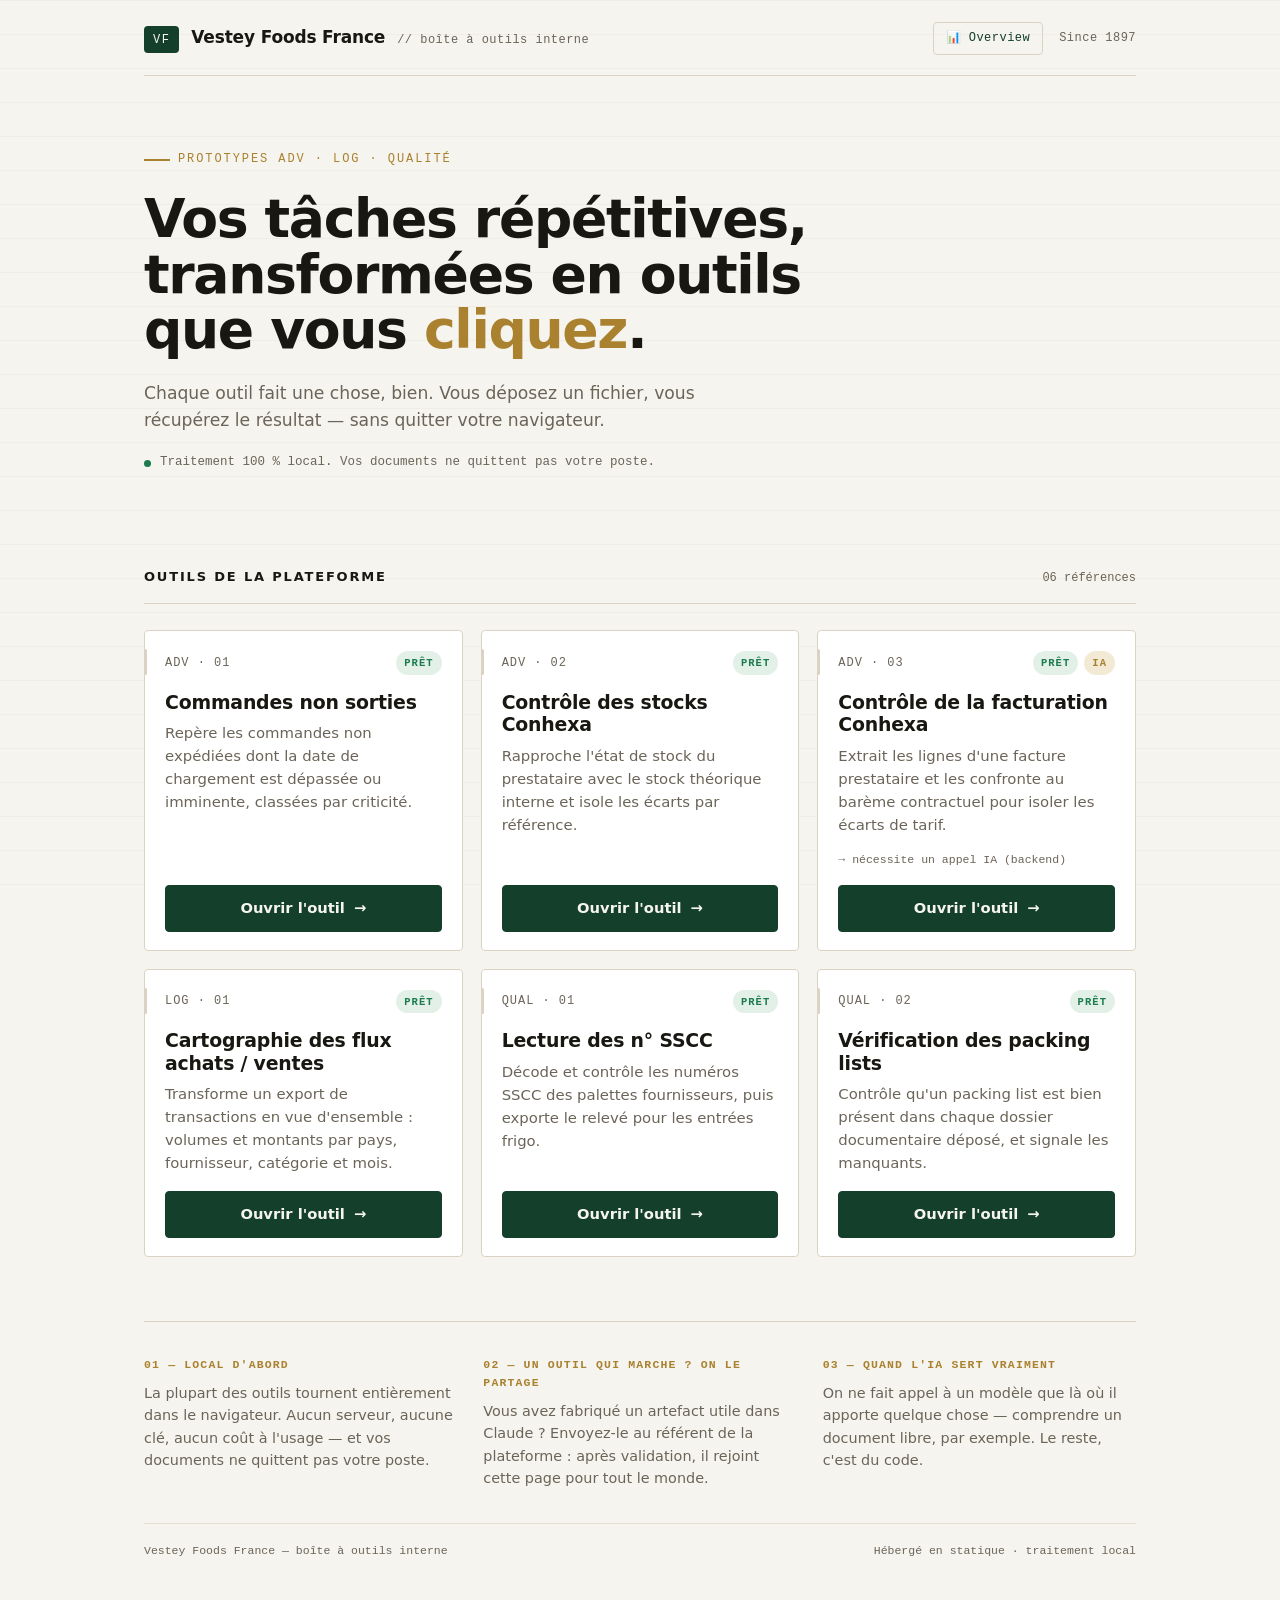
<file: index.html>
<!DOCTYPE html>
<html lang="fr">
<head>
  <meta charset="UTF-8" />
  <meta name="viewport" content="width=device-width, initial-scale=1.0" />
  <title>Vestey Foods France — Boîte à outils interne</title>
  <meta name="description" content="Outils internes d'automatisation documentaire — découpe de PDF, mise en forme Excel, visualisation. Traitement local, aucune donnée envoyée ailleurs." />
  <link rel="stylesheet" href="styles.css" />
  <script src="catalogue.js"></script>
</head>
<body>
  <div class="wrap">

    <header class="topbar">
      <div class="brand">
        <span class="brand-mark" id="b-mark">VF</span>
        <span class="brand-name" id="b-name">Vestey Foods France</span>
        <span class="brand-tag" id="b-tag"></span>
      </div>
      <div style="display:flex;align-items:center;gap:16px">
        <a href="overview.html" style="font-family:var(--mono);font-size:12px;letter-spacing:.04em;color:var(--steel);text-decoration:none;border:1px solid var(--line-2);padding:6px 12px;border-radius:4px">📊 Overview</a>
        <span class="brand-tag" id="b-place"></span>
      </div>
    </header>

    <section class="hero">
      <span class="eyebrow" id="h-eyebrow"></span>
      <h1 id="h-title"></h1>
      <p id="h-lead"></p>
      <p class="assurance"><span class="dot"></span> <span id="h-assurance"></span></p>
    </section>

    <div class="rail">
      <h2>Outils de la plateforme</h2>
      <span class="count" id="r-count"></span>
    </div>

    <section class="catalogue" id="catalogue"></section>

    <section class="band">
      <div class="band-grid">
        <div class="band-item">
          <h4>01 — Local d'abord</h4>
          <p>La plupart des outils tournent entièrement dans le navigateur. Aucun serveur, aucune clé, aucun coût à l'usage — et vos documents ne quittent pas votre poste.</p>
        </div>
        <div class="band-item">
          <h4>02 — Un outil qui marche ? On le partage</h4>
          <p>Vous avez fabriqué un artefact utile dans Claude ? Envoyez-le au référent de la plateforme : après validation, il rejoint cette page pour tout le monde.</p>
        </div>
        <div class="band-item">
          <h4>03 — Quand l'IA sert vraiment</h4>
          <p>On ne fait appel à un modèle que là où il apporte quelque chose — comprendre un document libre, par exemple. Le reste, c'est du code.</p>
        </div>
      </div>
      <div class="colophon">
        <span id="c-left">Vestey Foods France — boîte à outils interne</span>
        <span>Hébergé en statique · traitement local</span>
      </div>
    </section>

  </div>

  <script>
  (function () {
    "use strict";
    var data = window.ATELIER || { brand: {}, tools: [] };
    var b = data.brand || {};
    var entries = data.tools || [];

    function set(id, html) { var el = document.getElementById(id); if (el) el.innerHTML = html; }
    function esc(s) {
      return String(s == null ? "" : s).replace(/&/g, "&amp;").replace(/</g, "&lt;").replace(/>/g, "&gt;");
    }
    function stripAccents(s) {
      return s && s.normalize ? s.normalize("NFD").replace(/[\u0300-\u036f]/g, "") : (s || "");
    }
    function pad(n) { return n < 10 ? "0" + n : "" + n; }
    function pretty(fn) {
      return String(fn).replace(/\.html?$/i, "").replace(/[-_]+/g, " ")
        .replace(/\b\w/g, function (c) { return c.toUpperCase(); });
    }

    // --- Marque + hero ---
    set("b-mark", b.mark || ""); set("b-name", b.name || "");
    set("b-tag", b.tagline || ""); set("b-place", b.place || "");
    set("h-eyebrow", b.heroEyebrow || ""); set("h-title", b.heroTitle || "");
    set("h-lead", b.heroLead || ""); set("h-assurance", b.heroAssurance || "");
    document.title = (b.name ? b.name + " — " : "") + "Boîte à outils interne";
    set("c-left", (b.name || "") + " — boîte à outils interne");

    var host = document.getElementById("catalogue");
    if (host) host.innerHTML = '<p class="loading">Chargement des outils…</p>';

    // --- Lecture de l'en-tête <!-- OUTIL ... --> ---
    function parseHeader(text) {
      var m = text.match(/<!--\s*OUTIL\b([\s\S]*?)-->/i);
      if (!m) return null;
      var out = {};
      m[1].split(/\r?\n/).forEach(function (line) {
        var mm = line.match(/^\s*([A-Za-zÀ-ÿ]+)\s*:\s*(.+?)\s*$/);
        if (mm) out[stripAccents(mm[1]).toLowerCase()] = mm[2];
      });
      return out;
    }

    function resolve(entry) {
      if (entry && typeof entry === "object") {
        return Promise.resolve({
          category: (entry.category || "AUTRE"),
          title: entry.title || "", description: entry.description || "",
          ia: !!entry.ia, ready: false, href: null, warn: false
        });
      }
      var name = String(entry);
      var href = name;
      return fetch(href).then(function (r) { if (!r.ok) throw new Error("http " + r.status); return r.text(); })
        .then(function (txt) {
          var h = parseHeader(txt);
          if (!h) return { category: "AUTRE", title: pretty(name),
            description: "En-tête OUTIL manquant dans le fichier — à compléter.",
            ia: false, ready: true, href: href, warn: true };
          return {
            category: h.categorie ? stripAccents(h.categorie).toUpperCase().trim() : "AUTRE",
            title: h.titre || pretty(name),
            description: h.description || "",
            ia: /^\s*o/i.test(h.ia || ""),
            ready: true, href: href, warn: false
          };
        })
        .catch(function () {
          return { category: "AUTRE", title: pretty(name),
            description: "Fichier introuvable — vérifiez le nom dans catalogue.js.",
            ia: false, ready: false, href: null, warn: true };
        });
    }

    Promise.all(entries.map(resolve)).then(function (items) {
      // numérotation par catégorie, dans l'ordre de la liste
      var counters = {};
      items.forEach(function (it) {
        counters[it.category] = (counters[it.category] || 0) + 1;
        it.ref = it.category + " · " + pad(counters[it.category]);
      });

      var n = items.length;
      set("r-count", (n < 10 ? "0" + n : "" + n) + (n > 1 ? " références" : " référence"));

      var html = items.map(function (it) {
        var pills = it.ready ? '<span class="pill ready">Prêt</span>' : '<span class="pill soon">Bientôt</span>';
        if (it.ia) pills += '<span class="pill ia">IA</span>';
        var meta = it.ia ? '<p class="meta">→ nécessite un appel IA (backend)</p>' : "";
        var warn = it.warn ? '<p class="meta warn-meta">⚠ à vérifier</p>' : "";
        var cta = (it.ready && it.href)
          ? '<a class="cta" href="' + esc(it.href) + '">Ouvrir l\'outil <span class="arrow">→</span></a>'
          : '<span class="cta disabled">En préparation</span>';
        return '<article class="tool' + (it.ready ? " ready" : "") + '">' +
                 '<div class="tool-head"><span class="ref">' + esc(it.ref) + '</span>' +
                   '<span class="pill-group">' + pills + '</span></div>' +
                 '<h3>' + esc(it.title) + '</h3>' +
                 '<p class="desc">' + esc(it.description) + '</p>' +
                 meta + warn + cta +
               '</article>';
      }).join("");
      if (host) host.innerHTML = html;
    });
  })();
  </script>
</body>
</html>
</file>
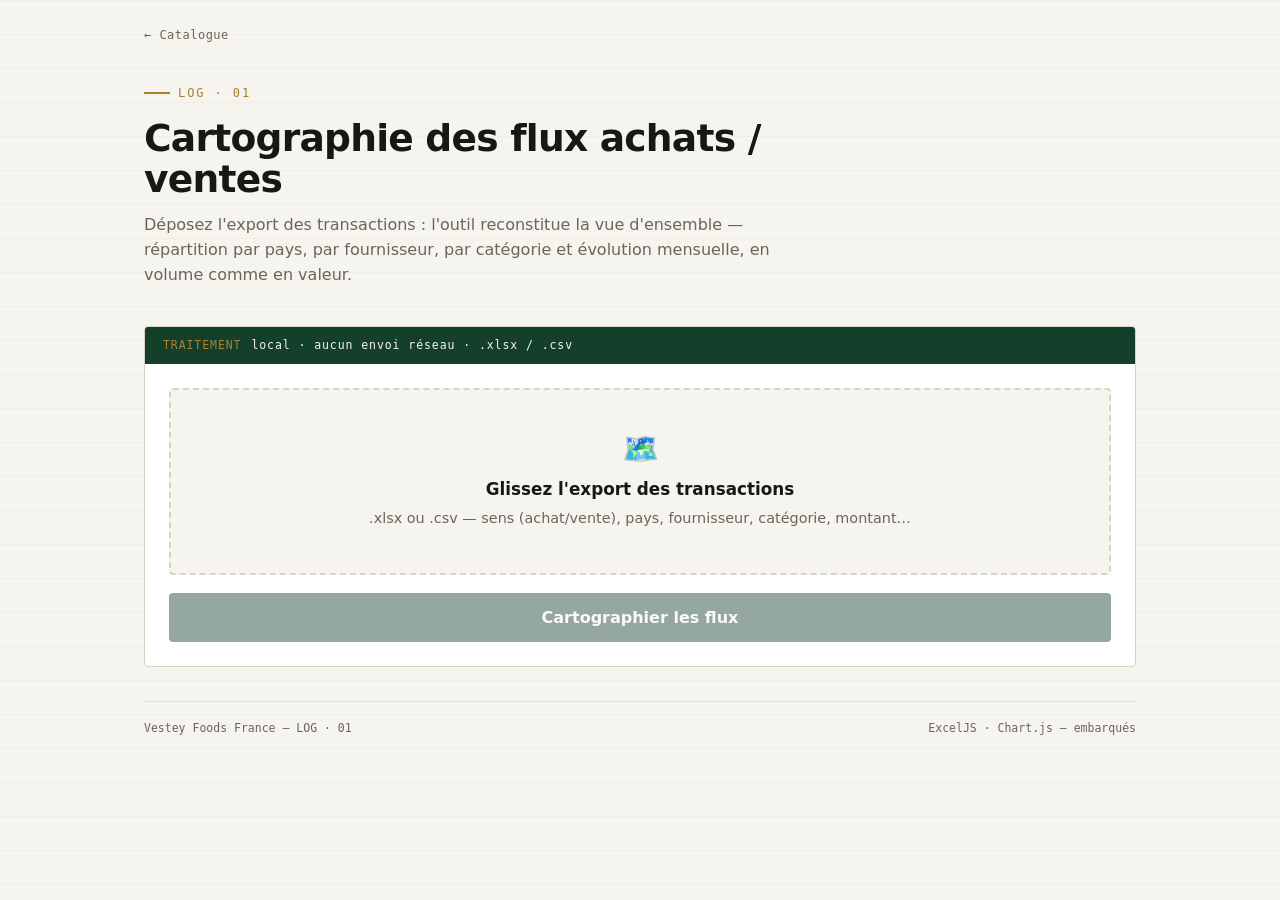
<file: cartographie-flux.html>
<!DOCTYPE html>
<!-- OUTIL
     titre: Cartographie des flux achats / ventes
     description: Transforme un export de transactions en vue d'ensemble : volumes et montants par pays, fournisseur, catégorie et mois.
     categorie: LOG
     ia: non
-->
<html lang="fr">
<head>
<meta charset="UTF-8" />
<meta name="viewport" content="width=device-width, initial-scale=1.0" />
<title>Cartographie des flux — Vestey Foods</title>
<link rel="stylesheet" href="styles.css" />
<script src="exceljs.min.js"></script>
<script src="chart.min.js"></script>
<script src="feedback.js"></script>
<style>
  .kpis{display:grid;grid-template-columns:repeat(4,1fr);gap:12px;margin-top:22px}
  .kpi{border:1px solid var(--line-2);border-radius:var(--radius);padding:14px 16px;background:#fff;border-left:4px solid var(--steel)}
  .kpi .l{font-family:var(--mono);font-size:10.5px;letter-spacing:.06em;text-transform:uppercase;color:var(--slate)}
  .kpi .v{font-size:1.55rem;font-weight:800;margin-top:4px;line-height:1}
  @media(max-width:700px){.kpis{grid-template-columns:1fr 1fr}}
  .charts{display:grid;grid-template-columns:1fr 1fr;gap:16px;margin-top:20px}
  .chartcard{background:#fff;border:1px solid var(--line-2);border-radius:var(--radius);padding:16px}
  .chartcard h4{font-size:.95rem;margin-bottom:10px}
  .chartcard .cwrap{position:relative;height:250px}
  @media(max-width:640px){.charts{grid-template-columns:1fr}}
  .toggle{display:flex;gap:8px;margin-top:20px;flex-wrap:wrap;align-items:center}
  .tbtn{font-family:var(--mono);font-size:11.5px;padding:7px 12px;border:1px solid var(--line-2);background:#fff;border-radius:999px;cursor:pointer;color:var(--slate)}
  .tbtn.on{background:var(--steel);color:var(--paper);border-color:var(--steel)}
  .tlabel{font-family:var(--mono);font-size:11.5px;color:var(--slate);margin-right:4px}
</style>
</head>
<body>
<div class="wrap tool-page">
  <a class="back" href="index.html">← Catalogue</a>

  <section class="tool-hero">
    <span class="eyebrow">LOG · 01</span>
    <h1>Cartographie des flux achats / ventes</h1>
    <p>Déposez l'export des transactions : l'outil reconstitue la vue d'ensemble — répartition par pays, par fournisseur, par catégorie et évolution mensuelle, en volume comme en valeur.</p>
  </section>

  <div class="panel">
    <div class="panel-strip"><span class="k">TRAITEMENT</span> local · aucun envoi réseau · .xlsx / .csv</div>
    <div class="panel-body">

      <div class="drop" id="drop" tabindex="0" role="button" aria-label="Déposer l'export des transactions">
        <div class="drop-icon">🗺️</div>
        <div class="drop-title">Glissez l'export des transactions</div>
        <div class="drop-hint">.xlsx ou .csv — sens (achat/vente), pays, fournisseur, catégorie, montant…</div>
        <input type="file" id="file" accept=".xlsx,.csv" hidden />
      </div>

      <button class="run" id="run" disabled>Cartographier les flux</button>

      <div class="progress" id="progress" hidden>
        <div class="track"><div class="fill" id="fill"></div></div>
        <div class="pstatus" id="pstatus"></div>
      </div>

      <div id="messages"></div>
      <div id="results"></div>

    </div>
  </div>

  <div class="colophon"><span>Vestey Foods France — LOG · 01</span><span>ExcelJS · Chart.js — embarqués</span></div>
</div>

<script>
(function(){
  "use strict";
  var $=function(id){return document.getElementById(id);};
  var dropEl=$("drop"), fileEl=$("file"), runEl=$("run"), progEl=$("progress"),
      fillEl=$("fill"), statusEl=$("pstatus"), msgEl=$("messages"), resEl=$("results");
  var selectedFile=null, busy=false, data=[], charts=[], mode="ventes";
  var PALETTE=["#143F2B","#A9812F","#3D7A5A","#C9A24B","#6BA98A","#8A6412","#B5C9BD","#E3C879"];
  var MOIS=["Jan","Fév","Mar","Avr","Mai","Juin","Juil","Août","Sep","Oct","Nov","Déc"];

  function fmtSize(b){ if(b<1024)return b+" o"; if(b<1048576)return (b/1024).toFixed(0)+" Ko"; return (b/1048576).toFixed(1)+" Mo"; }
  function esc(s){ return String(s==null?"":s).replace(/[&<>"]/g,function(c){return {"&":"&amp;","<":"&lt;",">":"&gt;",'"':"&quot;"}[c];}); }
  function fmtE(v){ return Math.round(v).toLocaleString("fr-FR")+" €"; }
  function clearMessages(){ msgEl.innerHTML=""; }
  function showMessage(k,h){ var d=document.createElement("div"); d.className="notice "+k; d.innerHTML=h; msgEl.appendChild(d); }
  function setProgress(p,t){ progEl.hidden=false; fillEl.style.width=Math.max(0,Math.min(100,p))+"%"; statusEl.textContent=t; }
  function clearCharts(){ charts.forEach(function(c){try{c.destroy();}catch(e){}}); charts=[]; }

  function setFile(f){
    if(!f) return;
    if(!/\.(xlsx|csv)$/i.test(f.name)){ clearMessages(); showMessage("err","Format non pris en charge (.xlsx ou .csv)."); return; }
    selectedFile=f; resEl.innerHTML=""; progEl.hidden=true; clearMessages(); clearCharts();
    dropEl.classList.add("has");
    dropEl.innerHTML='<div class="drop-icon">✅</div><div class="filemeta"><span class="name">'+esc(f.name)+'</span> <span class="size">· '+fmtSize(f.size)+'</span></div><button class="link-btn" id="clr" type="button">Choisir un autre fichier</button>';
    $("clr").addEventListener("click",function(e){ e.stopPropagation(); reset(); });
    runEl.disabled=false;
  }
  function reset(){
    selectedFile=null; fileEl.value=""; runEl.disabled=true; progEl.hidden=true; resEl.innerHTML=""; clearMessages(); clearCharts();
    dropEl.classList.remove("has");
    dropEl.innerHTML='<div class="drop-icon">🗺️</div><div class="drop-title">Glissez l\'export des transactions</div><div class="drop-hint">.xlsx ou .csv — sens (achat/vente), pays, fournisseur, catégorie, montant…</div>';
  }
  dropEl.addEventListener("click",function(){ if(!busy) fileEl.click(); });
  dropEl.addEventListener("keydown",function(e){ if((e.key==="Enter"||e.key===" ")&&!busy){ e.preventDefault(); fileEl.click(); } });
  fileEl.addEventListener("change",function(e){ setFile(e.target.files[0]); });
  ["dragenter","dragover"].forEach(function(ev){ dropEl.addEventListener(ev,function(e){ e.preventDefault(); if(!busy) dropEl.classList.add("over"); }); });
  ["dragleave","drop"].forEach(function(ev){ dropEl.addEventListener(ev,function(e){ e.preventDefault(); dropEl.classList.remove("over"); }); });
  dropEl.addEventListener("drop",function(e){ if(busy) return; var f=e.dataTransfer.files&&e.dataTransfer.files[0]; if(f) setFile(f); });

  function detectDelim(l){ var c=(l.match(/,/g)||[]).length,s=(l.match(/;/g)||[]).length; return s>c?";":","; }
  function parseCSV(text){
    text=text.replace(/^\uFEFF/,""); var nl=text.indexOf("\n"); var d=detectDelim(text.slice(0,nl>=0?nl:text.length));
    var rs=[],row=[],f="",q=false;
    for(var i=0;i<text.length;i++){ var ch=text[i];
      if(q){ if(ch==='"'){ if(text[i+1]==='"'){f+='"';i++;} else q=false; } else f+=ch; }
      else { if(ch==='"')q=true; else if(ch===d){row.push(f);f="";} else if(ch==="\n"){row.push(f);rs.push(row);row=[];f="";} else if(ch!=="\r")f+=ch; }
    }
    if(f!==""||row.length){row.push(f);rs.push(row);}
    return rs;
  }
  async function loadSheet(file){
    var wb=new ExcelJS.Workbook();
    if(/\.csv$/i.test(file.name)){
      var rs=parseCSV(await file.text()).filter(function(r){return r.length;});
      var ws=wb.addWorksheet("F1"); rs.forEach(function(r){ ws.addRow(r); }); return ws;
    }
    await wb.xlsx.load(await file.arrayBuffer());
    var s=wb.worksheets[0]; if(!s) throw new Error("aucune feuille"); return s;
  }
  function norm(s){ return String(s==null?"":s).normalize("NFD").replace(/[\u0300-\u036f]/g,"").toLowerCase().trim(); }
  function findCol(h,keys){ for(var i=0;i<h.length;i++){ var x=norm(h[i]); for(var k=0;k<keys.length;k++){ if(x.indexOf(keys[k])>=0) return i+1; } } return 0; }
  function num(v){ if(v==null||v==="")return null; if(typeof v==="number")return v; var n=parseFloat(String(v).replace(/\s/g,"").replace(",",".")); return isNaN(n)?null:n; }
  function toDate(v){
    if(v instanceof Date) return v;
    if(typeof v==="number") return new Date(Date.UTC(1899,11,30+v));
    var s=String(v==null?"":v).trim(); if(!s) return null;
    var m=s.match(/^(\d{1,2})[\/\-.](\d{1,2})[\/\-.](\d{2,4})$/);
    if(m){ var y=parseInt(m[3],10); if(y<100)y+=2000; return new Date(y,parseInt(m[2],10)-1,parseInt(m[1],10)); }
    var d=new Date(s); return isNaN(d.getTime())?null:d;
  }

  runEl.addEventListener("click", async function(){
    if(!selectedFile||busy) return;
    busy=true; runEl.disabled=true; runEl.textContent="Analyse…"; clearMessages(); resEl.innerHTML=""; clearCharts();
    try{
      setProgress(25,"Lecture du fichier…");
      var ws=await loadSheet(selectedFile);
      var h=[]; ws.getRow(1).eachCell({includeEmpty:true},function(c){ h.push(c.value); });
      var cSens=findCol(h,["sens","type","flux","nature"]);
      var cPays=findCol(h,["pays","origine","destination","country"]);
      var cPart=findCol(h,["fournisseur","client","partenaire","tiers"]);
      var cCat =findCol(h,["categorie","famille","gamme","produit"]);
      var cMont=findCol(h,["montant","valeur","total","ca "]);
      var cQte =findCol(h,["quantite","qte","cartons","volume","poids","tonnage"]);
      var cDate=findCol(h,["date","periode","mois"]);
      if(!cMont) throw new Error("colonne « montant » introuvable");

      setProgress(60,"Agrégation des flux…");
      data=[];
      for(var r=2;r<=ws.actualRowCount;r++){
        var row=ws.getRow(r);
        var mont=num(row.getCell(cMont).value); if(mont==null) continue;
        var sens=cSens?norm(row.getCell(cSens).value):"";
        data.push({
          sens: sens.indexOf("achat")>=0?"achats":(sens.indexOf("vente")>=0?"ventes":"ventes"),
          pays: cPays?String(row.getCell(cPays).value||"—"):"—",
          part: cPart?String(row.getCell(cPart).value||"—"):"—",
          cat:  cCat ?String(row.getCell(cCat).value ||"—"):"—",
          mont: mont,
          qte:  cQte?(num(row.getCell(cQte).value)||0):0,
          date: cDate?toDate(row.getCell(cDate).value):null
        });
      }
      if(!data.length) throw new Error("aucune ligne exploitable");

      setProgress(100,"Terminé — "+data.length+" transactions analysées.");
      render();
      try{fetch("/.netlify/functions/track",{method:"POST",headers:{"Content-Type":"application/json"},body:JSON.stringify({tool:"cartographie-flux"})}).catch(function(){});}catch(e){}
    }catch(err){
      progEl.hidden=true;
      showMessage("err","Impossible d'analyser : "+esc(err.message||String(err))+".");
    }finally{
      busy=false; runEl.textContent="Cartographier les flux"; runEl.disabled=!selectedFile;
    }
  });

  function groupBy(rows,key){
    var m={}; rows.forEach(function(r){ m[r[key]]=(m[r[key]]||0)+r.mont; });
    return Object.keys(m).map(function(k){return {k:k,v:m[k]};}).sort(function(a,b){return b.v-a.v;});
  }

  function render(){
    clearCharts();
    var rows=data.filter(function(r){ return r.sens===mode; });
    var total=rows.reduce(function(s,r){return s+r.mont;},0);
    var qte=rows.reduce(function(s,r){return s+r.qte;},0);
    var byPays=groupBy(rows,"pays"), byPart=groupBy(rows,"part"), byCat=groupBy(rows,"cat");

    var html='<div class="toggle"><span class="tlabel">Afficher :</span>'+
      '<button class="tbtn'+(mode==="ventes"?" on":"")+'" id="m-ventes">Ventes</button>'+
      '<button class="tbtn'+(mode==="achats"?" on":"")+'" id="m-achats">Achats</button></div>';

    html+='<div class="kpis">'+
      '<div class="kpi"><div class="l">Montant total</div><div class="v">'+fmtE(total)+'</div></div>'+
      '<div class="kpi"><div class="l">Transactions</div><div class="v">'+rows.length+'</div></div>'+
      '<div class="kpi"><div class="l">Volume</div><div class="v">'+Math.round(qte).toLocaleString("fr-FR")+'</div></div>'+
      '<div class="kpi"><div class="l">Pays / partenaires</div><div class="v">'+byPays.length+' / '+byPart.length+'</div></div>'+
    '</div>';

    html+='<div class="charts">'+
      card("pays","Répartition par pays")+
      card("part",mode==="achats"?"Top fournisseurs":"Top clients")+
      card("cat","Par catégorie de produits")+
      card("mois","Évolution mensuelle")+
    '</div>';
    resEl.innerHTML=html;

    $("m-ventes").addEventListener("click",function(){ mode="ventes"; render(); });
    $("m-achats").addEventListener("click",function(){ mode="achats"; render(); });

    mkChart("pays","pie",byPays.slice(0,8));
    mkChart("part","bar",byPart.slice(0,8));
    mkChart("cat","bar",byCat.slice(0,8));

    // évolution mensuelle
    var byMonth={};
    rows.forEach(function(r){ if(r.date){ var k=r.date.getMonth(); byMonth[k]=(byMonth[k]||0)+r.mont; } });
    var ks=Object.keys(byMonth).map(Number).sort(function(a,b){return a-b;});
    mkChart("mois","line", ks.map(function(k){ return {k:MOIS[k], v:byMonth[k]}; }));
  }
  function card(id,title){
    return '<div class="chartcard"><h4>'+title+'</h4><div class="cwrap"><canvas id="c-'+id+'"></canvas></div></div>';
  }
  function mkChart(id,type,items){
    var el=$("c-"+id); if(!el||!items.length) return;
    var labels=items.map(function(i){return i.k;}), values=items.map(function(i){return Math.round(i.v);});
    var ds={ data:values, label:"€" };
    if(type==="pie"){ ds.backgroundColor=labels.map(function(_,i){return PALETTE[i%PALETTE.length];}); }
    else if(type==="line"){ ds.borderColor=PALETTE[0]; ds.backgroundColor="rgba(20,63,43,.12)"; ds.tension=.3; ds.fill=true; }
    else { ds.backgroundColor=PALETTE[0]; }
    charts.push(new Chart(el.getContext("2d"),{
      type:type, data:{labels:labels,datasets:[ds]},
      options:{responsive:true,maintainAspectRatio:false,
        plugins:{legend:{display:type==="pie",position:"right",labels:{boxWidth:12,font:{size:10}}},
          tooltip:{callbacks:{label:function(c){ return " "+Math.round(c.parsed.y!=null?c.parsed.y:c.parsed).toLocaleString("fr-FR")+" €"; }}}},
        scales: type==="pie"?{}:{y:{beginAtZero:true,ticks:{callback:function(v){return (v/1000)+"k€";}}}}}
    }));
  }
})();
</script>
</body>
</html>
</file>
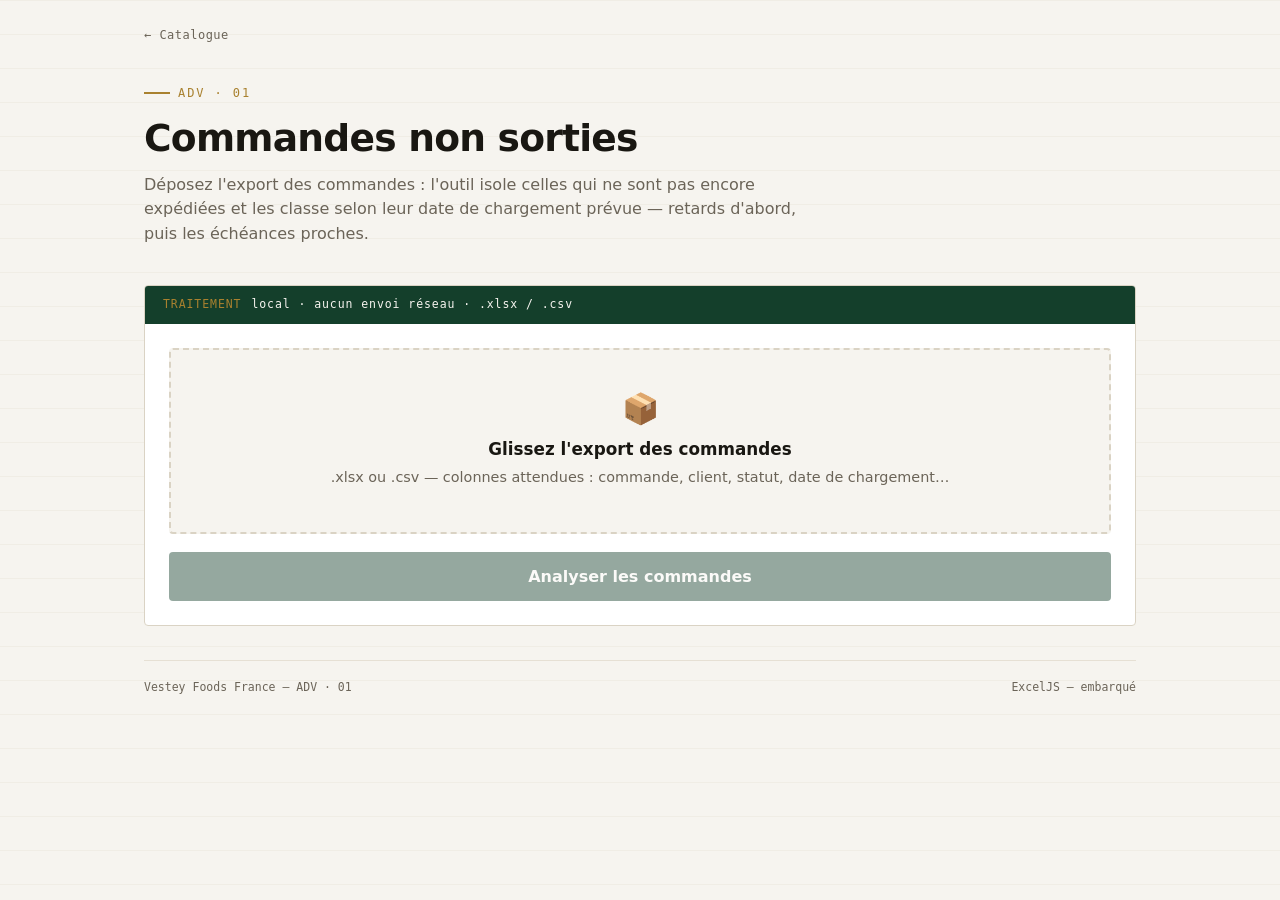
<file: commandes-non-sorties.html>
<!DOCTYPE html>
<!-- OUTIL
     titre: Commandes non sorties
     description: Repère les commandes non expédiées dont la date de chargement est dépassée ou imminente, classées par criticité.
     categorie: ADV
     ia: non
-->
<html lang="fr">
<head>
<meta charset="UTF-8" />
<meta name="viewport" content="width=device-width, initial-scale=1.0" />
<title>Commandes non sorties — Vestey Foods</title>
<link rel="stylesheet" href="styles.css" />
<script src="exceljs.min.js"></script>
<script src="feedback.js"></script>
<style>
  .kpis{display:grid;grid-template-columns:repeat(4,1fr);gap:12px;margin-top:20px}
  .kpi{border:1px solid var(--line-2);border-radius:var(--radius);padding:14px 16px;background:#fff}
  .kpi.crit{border-left:4px solid #B3261E}
  .kpi.warn{border-left:4px solid #B8860B}
  .kpi.soon{border-left:4px solid var(--signal)}
  .kpi.ok{border-left:4px solid var(--ok)}
  .kpi .l{font-family:var(--mono);font-size:10.5px;letter-spacing:.06em;text-transform:uppercase;color:var(--slate)}
  .kpi .v{font-size:1.7rem;font-weight:800;margin-top:4px;line-height:1}
  @media(max-width:700px){.kpis{grid-template-columns:1fr 1fr}}
  .badge{display:inline-block;font-family:var(--mono);font-size:10px;font-weight:700;padding:3px 8px;border-radius:999px;white-space:nowrap}
  .b-crit{color:#B3261E;background:#FBE9E7}
  .b-warn{color:#8A6412;background:#FBF3E2}
  .b-soon{color:#8A4B12;background:#FCEBD6}
  .b-ok{color:var(--ok);background:var(--ok-soft)}
  .filters{display:flex;gap:8px;margin-top:20px;flex-wrap:wrap}
  .fbtn{font-family:var(--mono);font-size:11.5px;padding:7px 12px;border:1px solid var(--line-2);background:#fff;border-radius:999px;cursor:pointer;color:var(--slate)}
  .fbtn.on{background:var(--steel);color:var(--paper);border-color:var(--steel)}
  .exp{margin-left:auto}
  td.late{font-weight:700;color:#B3261E}
</style>
</head>
<body>
<div class="wrap tool-page">
  <a class="back" href="index.html">← Catalogue</a>

  <section class="tool-hero">
    <span class="eyebrow">ADV · 01</span>
    <h1>Commandes non sorties</h1>
    <p>Déposez l'export des commandes : l'outil isole celles qui ne sont pas encore expédiées et les classe selon leur date de chargement prévue — retards d'abord, puis les échéances proches.</p>
  </section>

  <div class="panel">
    <div class="panel-strip"><span class="k">TRAITEMENT</span> local · aucun envoi réseau · .xlsx / .csv</div>
    <div class="panel-body">

      <div class="drop" id="drop" tabindex="0" role="button" aria-label="Déposer l'export des commandes">
        <div class="drop-icon">📦</div>
        <div class="drop-title">Glissez l'export des commandes</div>
        <div class="drop-hint">.xlsx ou .csv — colonnes attendues : commande, client, statut, date de chargement…</div>
        <input type="file" id="file" accept=".xlsx,.csv" hidden />
      </div>

      <button class="run" id="run" disabled>Analyser les commandes</button>

      <div class="progress" id="progress" hidden>
        <div class="track"><div class="fill" id="fill"></div></div>
        <div class="pstatus" id="pstatus"></div>
      </div>

      <div id="messages"></div>
      <div id="results"></div>

    </div>
  </div>

  <div class="colophon"><span>Vestey Foods France — ADV · 01</span><span>ExcelJS — embarqué</span></div>
</div>

<script>
(function(){
  "use strict";
  var $=function(id){return document.getElementById(id);};
  var dropEl=$("drop"), fileEl=$("file"), runEl=$("run"), progEl=$("progress"),
      fillEl=$("fill"), statusEl=$("pstatus"), msgEl=$("messages"), resEl=$("results");
  var selectedFile=null, busy=false, rows=[], filter="all";

  function fmtSize(b){ if(b<1024)return b+" o"; if(b<1048576)return (b/1024).toFixed(0)+" Ko"; return (b/1048576).toFixed(1)+" Mo"; }
  function esc(s){ return String(s==null?"":s).replace(/[&<>"]/g,function(c){return {"&":"&amp;","<":"&lt;",">":"&gt;",'"':"&quot;"}[c];}); }
  function clearMessages(){ msgEl.innerHTML=""; }
  function showMessage(k,h){ var d=document.createElement("div"); d.className="notice "+k; d.innerHTML=h; msgEl.appendChild(d); }
  function setProgress(p,t){ progEl.hidden=false; fillEl.style.width=Math.max(0,Math.min(100,p))+"%"; statusEl.textContent=t; }

  function setFile(f){
    if(!f) return;
    if(!/\.(xlsx|csv)$/i.test(f.name)){ clearMessages(); showMessage("err","Format non pris en charge (.xlsx ou .csv attendu)."); return; }
    selectedFile=f; resEl.innerHTML=""; progEl.hidden=true; clearMessages();
    dropEl.classList.add("has");
    dropEl.innerHTML='<div class="drop-icon">✅</div><div class="filemeta"><span class="name">'+esc(f.name)+'</span> <span class="size">· '+fmtSize(f.size)+'</span></div><button class="link-btn" id="clr" type="button">Choisir un autre fichier</button>';
    $("clr").addEventListener("click",function(e){ e.stopPropagation(); reset(); });
    runEl.disabled=false;
  }
  function reset(){
    selectedFile=null; fileEl.value=""; runEl.disabled=true; progEl.hidden=true; resEl.innerHTML=""; clearMessages();
    dropEl.classList.remove("has");
    dropEl.innerHTML='<div class="drop-icon">📦</div><div class="drop-title">Glissez l\'export des commandes</div><div class="drop-hint">.xlsx ou .csv — colonnes attendues : commande, client, statut, date de chargement…</div>';
  }
  dropEl.addEventListener("click",function(){ if(!busy) fileEl.click(); });
  dropEl.addEventListener("keydown",function(e){ if((e.key==="Enter"||e.key===" ")&&!busy){ e.preventDefault(); fileEl.click(); } });
  fileEl.addEventListener("change",function(e){ setFile(e.target.files[0]); });
  ["dragenter","dragover"].forEach(function(ev){ dropEl.addEventListener(ev,function(e){ e.preventDefault(); if(!busy) dropEl.classList.add("over"); }); });
  ["dragleave","drop"].forEach(function(ev){ dropEl.addEventListener(ev,function(e){ e.preventDefault(); dropEl.classList.remove("over"); }); });
  dropEl.addEventListener("drop",function(e){ if(busy) return; var f=e.dataTransfer.files&&e.dataTransfer.files[0]; if(f) setFile(f); });

  // ---------- lecture fichier ----------
  function detectDelim(l){ var c=(l.match(/,/g)||[]).length,s=(l.match(/;/g)||[]).length; return s>c?";":","; }
  function parseCSV(text){
    text=text.replace(/^\uFEFF/,""); var nl=text.indexOf("\n"); var d=detectDelim(text.slice(0,nl>=0?nl:text.length));
    var rows=[],row=[],f="",q=false;
    for(var i=0;i<text.length;i++){ var ch=text[i];
      if(q){ if(ch==='"'){ if(text[i+1]==='"'){f+='"';i++;} else q=false; } else f+=ch; }
      else { if(ch==='"')q=true; else if(ch===d){row.push(f);f="";} else if(ch==="\n"){row.push(f);rows.push(row);row=[];f="";} else if(ch!=="\r")f+=ch; }
    }
    if(f!==""||row.length){row.push(f);rows.push(row);}
    return rows;
  }
  async function loadSheet(file){
    var wb=new ExcelJS.Workbook();
    if(/\.csv$/i.test(file.name)){
      var rs=parseCSV(await file.text()).filter(function(r){return r.length;});
      var ws=wb.addWorksheet("F1"); rs.forEach(function(r){ ws.addRow(r); }); return ws;
    }
    await wb.xlsx.load(await file.arrayBuffer());
    var s=wb.worksheets[0]; if(!s) throw new Error("aucune feuille trouvée"); return s;
  }

  // ---------- utilitaires ----------
  function norm(s){ return String(s==null?"":s).normalize("NFD").replace(/[\u0300-\u036f]/g,"").toLowerCase().trim(); }
  function findCol(headers, keys){
    for(var i=0;i<headers.length;i++){
      var h=norm(headers[i]);
      for(var k=0;k<keys.length;k++){ if(h.indexOf(keys[k])>=0) return i+1; }
    }
    return 0;
  }
  function toDate(v){
    if(v instanceof Date) return v;
    if(typeof v==="number"){ return new Date(Date.UTC(1899,11,30+v)); } // série Excel
    var s=String(v==null?"":v).trim(); if(!s) return null;
    var m=s.match(/^(\d{1,2})[\/\-.](\d{1,2})[\/\-.](\d{2,4})$/);
    if(m){ var y=parseInt(m[3],10); if(y<100)y+=2000; return new Date(y, parseInt(m[2],10)-1, parseInt(m[1],10)); }
    var d=new Date(s); return isNaN(d.getTime())?null:d;
  }
  function daysBetween(a,b){ return Math.round((a-b)/86400000); }
  function fmtDate(d){ return d? String(d.getDate()).padStart(2,"0")+"/"+String(d.getMonth()+1).padStart(2,"0")+"/"+d.getFullYear() : "—"; }

  var SENT=["expedi","sortie","livre","cloture","clos","shipped","parti"];
  function isSent(statut){ var s=norm(statut); return SENT.some(function(k){ return s.indexOf(k)>=0; }); }

  // ---------- analyse ----------
  runEl.addEventListener("click", async function(){
    if(!selectedFile||busy) return;
    busy=true; runEl.disabled=true; runEl.textContent="Analyse…"; clearMessages(); resEl.innerHTML="";
    try{
      setProgress(20,"Lecture du fichier…");
      var ws=await loadSheet(selectedFile);
      var headers=[]; ws.getRow(1).eachCell({includeEmpty:true},function(c){ headers.push(c.value); });

      var cCmd=findCol(headers,["commande","n° cmd","num","order"]);
      var cCli=findCol(headers,["client","destinataire","customer"]);
      var cSta=findCol(headers,["statut","status","etat"]);
      var cDate=findCol(headers,["chargement","charg","depart","expedition","loading"]);
      var cQte=findCol(headers,["quantite","qte","cartons","colis","palette"]);
      var cVal=findCol(headers,["montant","valeur","total","ca "]);

      if(!cSta||!cDate) throw new Error("colonnes « statut » et « date de chargement » introuvables dans l'en-tête");

      setProgress(55,"Analyse des commandes…");
      var today=new Date(); today.setHours(0,0,0,0);
      rows=[];
      for(var r=2;r<=ws.actualRowCount;r++){
        var row=ws.getRow(r);
        var statut=row.getCell(cSta).value;
        if(statut==null||String(statut).trim()==="") continue;
        if(isSent(statut)) continue;                       // déjà sortie
        var d=toDate(row.getCell(cDate).value);
        var delta=d? daysBetween(today,d) : null;          // >0 = retard
        var lvl = delta==null ? "unknown" : (delta>3?"crit": delta>0?"warn": delta>=-2?"soon":"ok");
        rows.push({
          cmd: cCmd?row.getCell(cCmd).value:("ligne "+r),
          cli: cCli?row.getCell(cCli).value:"—",
          statut: statut,
          date: d, delta: delta, lvl: lvl,
          qte: cQte?row.getCell(cQte).value:null,
          val: cVal?row.getCell(cVal).value:null
        });
      }
      rows.sort(function(a,b){ return (b.delta==null?-999:b.delta)-(a.delta==null?-999:a.delta); });

      setProgress(100,"Terminé — "+rows.length+" commandes non sorties.");
      render();
      try{fetch("/.netlify/functions/track",{method:"POST",headers:{"Content-Type":"application/json"},body:JSON.stringify({tool:"commandes-non-sorties"})}).catch(function(){});}catch(e){}
    }catch(err){
      progEl.hidden=true;
      showMessage("err","Impossible d'analyser : "+esc(err.message||String(err))+".");
    }finally{
      busy=false; runEl.textContent="Analyser les commandes"; runEl.disabled=!selectedFile;
    }
  });

  function counts(){
    var c={crit:0,warn:0,soon:0,ok:0,unknown:0};
    rows.forEach(function(r){ c[r.lvl]++; });
    return c;
  }

  function render(){
    var c=counts();
    var visible=rows.filter(function(r){ return filter==="all"?true:r.lvl===filter; });
    var html='';
    html+='<div class="kpis">'+
      '<div class="kpi crit"><div class="l">Retard &gt; 3 j</div><div class="v">'+c.crit+'</div></div>'+
      '<div class="kpi warn"><div class="l">En retard</div><div class="v">'+c.warn+'</div></div>'+
      '<div class="kpi soon"><div class="l">Sous 48 h</div><div class="v">'+c.soon+'</div></div>'+
      '<div class="kpi ok"><div class="l">À venir</div><div class="v">'+c.ok+'</div></div>'+
    '</div>';

    html+='<div class="filters">'+
      btn("all","Toutes ("+rows.length+")")+btn("crit","Critiques")+btn("warn","En retard")+btn("soon","Sous 48 h")+btn("ok","À venir")+
      '<button class="fbtn exp" id="exp">⬇ Exporter la liste (.xlsx)</button></div>';

    html+='<div class="results"><table class="tbl"><thead><tr>'+
      '<th>Commande</th><th>Client</th><th>Statut</th><th>Chargement</th><th>Écart</th><th>Priorité</th>'+
      '</tr></thead><tbody>';
    if(!visible.length){ html+='<tr><td colspan="6" style="color:var(--slate)">Aucune commande dans cette catégorie.</td></tr>'; }
    visible.forEach(function(r){
      var lab={crit:'<span class="badge b-crit">Critique</span>',warn:'<span class="badge b-warn">En retard</span>',
               soon:'<span class="badge b-soon">Imminent</span>',ok:'<span class="badge b-ok">À venir</span>',
               unknown:'<span class="badge b-warn">Date illisible</span>'}[r.lvl];
      var ecart = r.delta==null ? "—" : (r.delta>0 ? "+"+r.delta+" j" : (r.delta===0?"aujourd'hui":r.delta+" j"));
      html+='<tr><td class="fname">'+esc(r.cmd)+'</td><td>'+esc(r.cli)+'</td><td>'+esc(r.statut)+'</td><td>'+fmtDate(r.date)+
            '</td><td'+(r.delta>0?' class="late"':'')+'>'+ecart+'</td><td>'+lab+'</td></tr>';
    });
    html+='</tbody></table></div>';
    resEl.innerHTML=html;

    ["all","crit","warn","soon","ok"].forEach(function(k){
      var b=document.getElementById("f-"+k); if(b) b.addEventListener("click",function(){ filter=k; render(); });
    });
    var e=document.getElementById("exp"); if(e) e.addEventListener("click", exportXlsx);
  }
  function btn(k,label){ return '<button class="fbtn'+(filter===k?" on":"")+'" id="f-'+k+'">'+label+'</button>'; }

  async function exportXlsx(){
    var wb=new ExcelJS.Workbook(); var ws=wb.addWorksheet("Non sorties");
    ws.addRow(["Commande","Client","Statut","Date de chargement","Écart (jours)","Priorité"]);
    ws.getRow(1).eachCell(function(c){ c.font={bold:true,color:{argb:"FFFFFFFF"}}; c.fill={type:"pattern",pattern:"solid",fgColor:{argb:"FF143F2B"}}; });
    var labels={crit:"Critique",warn:"En retard",soon:"Imminent",ok:"À venir",unknown:"Date illisible"};
    rows.forEach(function(r){ ws.addRow([r.cmd,r.cli,r.statut,fmtDate(r.date),r.delta==null?"":r.delta,labels[r.lvl]]); });
    for(var i=1;i<=6;i++){ var col=ws.getColumn(i),m=10; col.eachCell(function(c){var l=String(c.value==null?"":c.value).length; if(l>m)m=l;}); col.width=Math.min(m+2,45); }
    ws.views=[{state:"frozen",ySplit:1}];
    var buf=await wb.xlsx.writeBuffer();
    var blob=new Blob([buf],{type:"application/vnd.openxmlformats-officedocument.spreadsheetml.sheet"});
    var a=document.createElement("a"); a.href=URL.createObjectURL(blob); a.download="commandes-non-sorties.xlsx"; a.click();
  }
})();
</script>
</body>
</html>
</file>
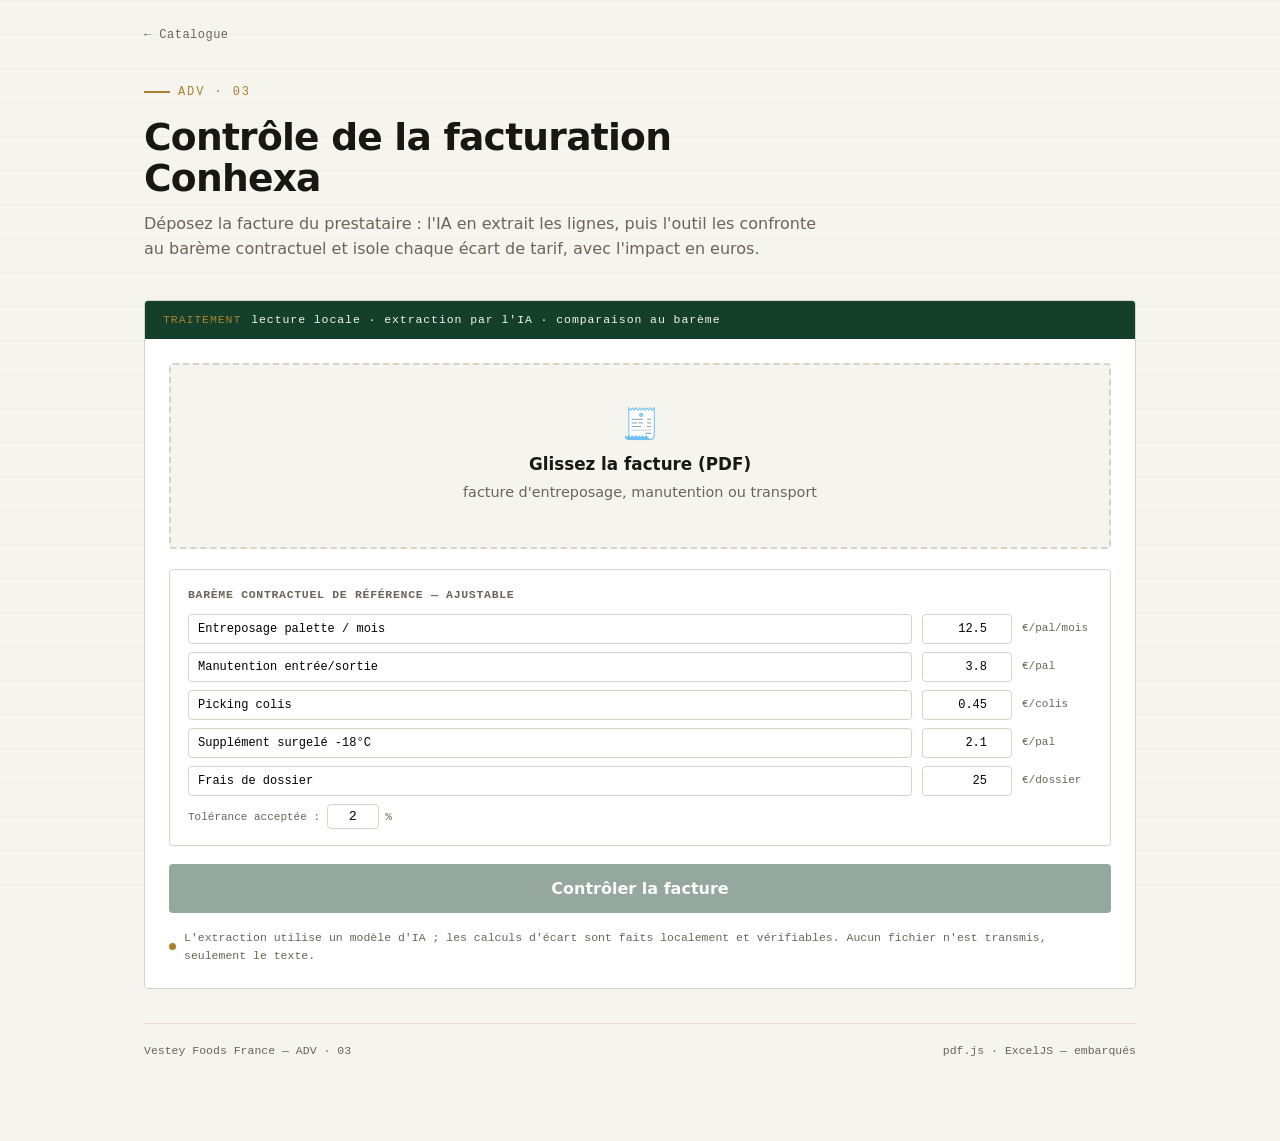
<file: facture-conhexa.html>
<!DOCTYPE html>
<!-- OUTIL
     titre: Contrôle de la facturation Conhexa
     description: Extrait les lignes d'une facture prestataire et les confronte au barème contractuel pour isoler les écarts de tarif.
     categorie: ADV
     ia: oui
-->
<html lang="fr">
<head>
<meta charset="UTF-8" />
<meta name="viewport" content="width=device-width, initial-scale=1.0" />
<title>Contrôle de la facturation Conhexa — Vestey Foods</title>
<link rel="stylesheet" href="styles.css" />
<script src="pdf.min.js"></script>
<script src="exceljs.min.js"></script>
<script src="feedback.js"></script>
<style>
  .kpis{display:grid;grid-template-columns:repeat(4,1fr);gap:12px;margin-top:22px}
  .kpi{border:1px solid var(--line-2);border-radius:var(--radius);padding:14px 16px;background:#fff}
  .kpi.bad{border-left:4px solid #B3261E}
  .kpi.warn{border-left:4px solid #B8860B}
  .kpi.ok{border-left:4px solid var(--ok)}
  .kpi.tot{border-left:4px solid var(--steel)}
  .kpi .l{font-family:var(--mono);font-size:10.5px;letter-spacing:.06em;text-transform:uppercase;color:var(--slate)}
  .kpi .v{font-size:1.55rem;font-weight:800;margin-top:4px;line-height:1}
  @media(max-width:700px){.kpis{grid-template-columns:1fr 1fr}}
  .badge{display:inline-block;font-family:var(--mono);font-size:10px;font-weight:700;padding:3px 8px;border-radius:999px;white-space:nowrap}
  .b-bad{color:#B3261E;background:#FBE9E7}
  .b-warn{color:#8A6412;background:#FBF3E2}
  .b-ok{color:var(--ok);background:var(--ok-soft)}
  td.over{color:#B3261E;font-weight:700}
  td.under{color:var(--ok);font-weight:700}
  .bareme{margin-top:20px;background:#fff;border:1px solid var(--line-2);border-radius:var(--radius);padding:16px 18px}
  .bareme h4{font-family:var(--mono);font-size:11.5px;letter-spacing:.06em;text-transform:uppercase;color:var(--slate);margin-bottom:10px}
  .brow{display:grid;grid-template-columns:1fr 90px 70px;gap:10px;align-items:center;margin-bottom:8px}
  .brow input{padding:7px 9px;border:1px solid var(--line-2);border-radius:4px;font-family:var(--mono);font-size:12px}
  .brow input[type=number]{text-align:right}
  .brow .u{font-family:var(--mono);font-size:11px;color:var(--slate)}
  .ai-note{font-family:var(--mono);font-size:11.5px;color:var(--slate);margin-top:16px;display:flex;align-items:center;gap:8px}
  .ai-note .d{width:7px;height:7px;border-radius:50%;background:var(--signal);flex:none}
  .exp{margin-top:16px;display:inline-flex;align-items:center;gap:9px;background:var(--ok);color:#fff;font-weight:600;font-size:.92rem;padding:11px 16px;border-radius:var(--radius);border:none;cursor:pointer}
  .recap{margin-top:18px;background:var(--signal-soft);border:1px solid #E8D8B4;border-radius:var(--radius);padding:14px 16px;font-size:.92rem}
  .recap b{color:var(--steel)}
</style>
</head>
<body>
<div class="wrap tool-page">
  <a class="back" href="index.html">← Catalogue</a>

  <section class="tool-hero">
    <span class="eyebrow">ADV · 03</span>
    <h1>Contrôle de la facturation Conhexa</h1>
    <p>Déposez la facture du prestataire : l'IA en extrait les lignes, puis l'outil les confronte au barème contractuel et isole chaque écart de tarif, avec l'impact en euros.</p>
  </section>

  <div class="panel">
    <div class="panel-strip"><span class="k">TRAITEMENT</span> lecture locale · extraction par l'IA · comparaison au barème</div>
    <div class="panel-body">

      <div class="drop" id="drop" tabindex="0" role="button" aria-label="Déposer la facture">
        <div class="drop-icon">🧾</div>
        <div class="drop-title">Glissez la facture (PDF)</div>
        <div class="drop-hint">facture d'entreposage, manutention ou transport</div>
        <input type="file" id="file" accept="application/pdf,.pdf" hidden />
      </div>

      <div class="bareme">
        <h4>Barème contractuel de référence — ajustable</h4>
        <div id="brows"></div>
        <div class="hintline" style="font-family:var(--mono);font-size:11px;color:var(--slate);margin-top:6px">
          Tolérance acceptée : <input type="number" id="tol" value="2" min="0" step="1" style="width:52px;padding:4px 6px;border:1px solid var(--line-2);border-radius:4px;text-align:right;font-family:var(--mono)"> %
        </div>
      </div>

      <button class="run" id="run" disabled>Contrôler la facture</button>

      <div class="progress" id="progress" hidden>
        <div class="track"><div class="fill" id="fill"></div></div>
        <div class="pstatus" id="pstatus"></div>
      </div>

      <div id="messages"></div>
      <div id="results"></div>

      <div class="ai-note"><span class="d"></span> L'extraction utilise un modèle d'IA ; les calculs d'écart sont faits localement et vérifiables. Aucun fichier n'est transmis, seulement le texte.</div>

    </div>
  </div>

  <div class="colophon"><span>Vestey Foods France — ADV · 03</span><span>pdf.js · ExcelJS — embarqués</span></div>
</div>

<script>
(function(){
  "use strict";
  pdfjsLib.GlobalWorkerOptions.workerSrc="pdf.worker.min.js";
  var $=function(id){return document.getElementById(id);};
  var dropEl=$("drop"), fileEl=$("file"), runEl=$("run"), progEl=$("progress"),
      fillEl=$("fill"), statusEl=$("pstatus"), msgEl=$("messages"), resEl=$("results"), browsEl=$("brows");
  var selectedFile=null, busy=false, rows=[], entete=null;

  // barème contractuel par défaut (modifiable dans l'interface)
  var BAREME=[
    {k:"palette",  label:"Entreposage palette / mois", pu:12.50, unite:"€/pal/mois"},
    {k:"manut",    label:"Manutention entrée/sortie",  pu:3.80,  unite:"€/pal"},
    {k:"picking",  label:"Picking colis",              pu:0.45,  unite:"€/colis"},
    {k:"surgele",  label:"Supplément surgelé -18°C",   pu:2.10,  unite:"€/pal"},
    {k:"admin",    label:"Frais de dossier",           pu:25.00, unite:"€/dossier"}
  ];
  function renderBareme(){
    browsEl.innerHTML=BAREME.map(function(b,i){
      return '<div class="brow"><input type="text" id="bl-'+i+'" value="'+b.label+'">'+
             '<input type="number" id="bp-'+i+'" value="'+b.pu+'" step="0.01" min="0">'+
             '<span class="u">'+b.unite+'</span></div>';
    }).join("");
  }
  renderBareme();
  function readBareme(){
    return BAREME.map(function(b,i){
      var l=$("bl-"+i), p=$("bp-"+i);
      return {k:b.k, label:l?l.value:b.label, pu:p?parseFloat(p.value)||0:b.pu, unite:b.unite};
    });
  }

  function fmtSize(b){ if(b<1024)return b+" o"; if(b<1048576)return (b/1024).toFixed(0)+" Ko"; return (b/1048576).toFixed(1)+" Mo"; }
  function esc(s){ return String(s==null?"":s).replace(/[&<>"]/g,function(c){return {"&":"&amp;","<":"&lt;",">":"&gt;",'"':"&quot;"}[c];}); }
  function fmtE(v){ return (Math.round(v*100)/100).toLocaleString("fr-FR",{minimumFractionDigits:2,maximumFractionDigits:2})+" €"; }
  function clearMessages(){ msgEl.innerHTML=""; }
  function showMessage(k,h){ var d=document.createElement("div"); d.className="notice "+k; d.innerHTML=h; msgEl.appendChild(d); }
  function setProgress(p,t){ progEl.hidden=false; fillEl.style.width=Math.max(0,Math.min(100,p))+"%"; statusEl.textContent=t; }

  function setFile(f){
    if(!f) return;
    if(f.type!=="application/pdf" && !/\.pdf$/i.test(f.name)){ clearMessages(); showMessage("err","Ce fichier n'est pas un PDF."); return; }
    selectedFile=f; resEl.innerHTML=""; progEl.hidden=true; clearMessages();
    dropEl.classList.add("has");
    dropEl.innerHTML='<div class="drop-icon">✅</div><div class="filemeta"><span class="name">'+esc(f.name)+'</span> <span class="size">· '+fmtSize(f.size)+'</span></div><button class="link-btn" id="clr" type="button">Choisir un autre fichier</button>';
    $("clr").addEventListener("click",function(e){ e.stopPropagation(); reset(); });
    runEl.disabled=false;
  }
  function reset(){
    selectedFile=null; fileEl.value=""; runEl.disabled=true; progEl.hidden=true; resEl.innerHTML=""; clearMessages();
    dropEl.classList.remove("has");
    dropEl.innerHTML='<div class="drop-icon">🧾</div><div class="drop-title">Glissez la facture (PDF)</div><div class="drop-hint">facture d\'entreposage, manutention ou transport</div>';
  }
  dropEl.addEventListener("click",function(){ if(!busy) fileEl.click(); });
  dropEl.addEventListener("keydown",function(e){ if((e.key==="Enter"||e.key===" ")&&!busy){ e.preventDefault(); fileEl.click(); } });
  fileEl.addEventListener("change",function(e){ setFile(e.target.files[0]); });
  ["dragenter","dragover"].forEach(function(ev){ dropEl.addEventListener(ev,function(e){ e.preventDefault(); if(!busy) dropEl.classList.add("over"); }); });
  ["dragleave","drop"].forEach(function(ev){ dropEl.addEventListener(ev,function(e){ e.preventDefault(); dropEl.classList.remove("over"); }); });
  dropEl.addEventListener("drop",function(e){ if(busy) return; var f=e.dataTransfer.files&&e.dataTransfer.files[0]; if(f) setFile(f); });

  function norm(s){ return String(s||"").normalize("NFD").replace(/[\u0300-\u036f]/g,"").toLowerCase(); }
  function matchBareme(libelle, bareme){
    var l=norm(libelle);
    var rules={
      palette:["entreposage","stockage","palette/mois","location palette"],
      manut:["manutention","entree/sortie","entrée/sortie","handling","chargement"],
      picking:["picking","preparation","colis","prelevement"],
      surgele:["surgele","-18","froid negatif","congele"],
      admin:["dossier","administratif","gestion","frais fixe"]
    };
    for(var i=0;i<bareme.length;i++){
      var keys=rules[bareme[i].k]||[];
      for(var j=0;j<keys.length;j++){ if(l.indexOf(norm(keys[j]))>=0) return bareme[i]; }
    }
    return null;
  }

  runEl.addEventListener("click", async function(){
    if(!selectedFile||busy) return;
    busy=true; runEl.disabled=true; runEl.textContent="Analyse…"; clearMessages(); resEl.innerHTML="";
    try{
      setProgress(15,"Lecture de la facture…");
      var pdf=await pdfjsLib.getDocument({data:new Uint8Array(await selectedFile.arrayBuffer())}).promise;
      var text="";
      for(var p=1;p<=pdf.numPages;p++){
        var pg=await pdf.getPage(p); var tc=await pg.getTextContent();
        text+=tc.items.map(function(it){return it.str;}).join(" ")+"\n";
        setProgress(15+(p/pdf.numPages)*25,"Lecture page "+p+"/"+pdf.numPages+"…");
      }
      if(!text.trim()) throw new Error("aucun texte extrait — facture scannée ?");

      setProgress(55,"Extraction des lignes par l'IA…");
      var resp=await fetch("/.netlify/functions/facture-conhexa",{
        method:"POST", headers:{"Content-Type":"application/json"}, body:JSON.stringify({text:text})
      });
      var data=await resp.json();
      if(!resp.ok || data.error) throw new Error((data&&data.error)||("erreur "+resp.status));

      setProgress(85,"Comparaison au barème…");
      var bareme=readBareme();
      var tol=(parseFloat($("tol").value)||0)/100;
      entete={fournisseur:data.fournisseur||"—", numero:data.numero||"—", periode:data.periode||"—", total:data.total_ht};

      rows=(data.lignes||[]).map(function(l){
        var ref=matchBareme(l.libelle,bareme);
        var pu=(typeof l.prix_unitaire==="number")?l.prix_unitaire:null;
        var qte=(typeof l.quantite==="number")?l.quantite:null;
        var mont=(typeof l.montant==="number")?l.montant:((pu!=null&&qte!=null)?pu*qte:null);
        var r={libelle:l.libelle||"—", qte:qte, unite:l.unite||"", pu:pu, mont:mont,
               ref:ref?ref.pu:null, refLabel:ref?ref.label:null, ecart:null, impact:null, lvl:"unknown"};
        if(ref && pu!=null){
          r.ecart=pu-ref.pu;
          r.impact=(qte!=null)?r.ecart*qte:null;
          var rel=ref.pu?Math.abs(r.ecart)/ref.pu:0;
          r.lvl = rel<=tol ? "ok" : (r.ecart>0 ? "bad" : "under");
        } else if(!ref){ r.lvl="unknown"; }
        return r;
      });
      rows.sort(function(a,b){ return (b.impact||0)-(a.impact||0); });

      setProgress(100,"Terminé — "+rows.length+" ligne(s) analysée(s).");
      render();
      try{fetch("/.netlify/functions/track",{method:"POST",headers:{"Content-Type":"application/json"},body:JSON.stringify({tool:"facture-conhexa"})}).catch(function(){});}catch(e){}
    }catch(err){
      progEl.hidden=true;
      showMessage("err","Analyse impossible : "+esc(err.message||String(err))+".");
    }finally{
      busy=false; runEl.textContent="Contrôler la facture"; runEl.disabled=!selectedFile;
    }
  });

  function render(){
    var c={bad:0,under:0,ok:0,unknown:0}; var impact=0, total=0;
    rows.forEach(function(r){ c[r.lvl]++; if(r.impact) impact+=r.impact; if(r.mont) total+=r.mont; });

    var html='';
    if(entete){
      html+='<div class="recap">Facture <b>'+esc(entete.numero)+'</b> — '+esc(entete.fournisseur)+
            ' · période '+esc(entete.periode)+' · total facturé <b>'+fmtE(entete.total||total)+'</b></div>';
    }
    html+='<div class="kpis">'+
      '<div class="kpi bad"><div class="l">Surfacturations</div><div class="v">'+c.bad+'</div></div>'+
      '<div class="kpi ok"><div class="l">Conformes</div><div class="v">'+c.ok+'</div></div>'+
      '<div class="kpi warn"><div class="l">Hors barème</div><div class="v">'+c.unknown+'</div></div>'+
      '<div class="kpi tot"><div class="l">Impact estimé</div><div class="v">'+(impact>0?"+":"")+fmtE(impact)+'</div></div>'+
    '</div>';

    html+='<div class="results"><table class="tbl"><thead><tr>'+
      '<th>Ligne facturée</th><th>Qté</th><th>P.U. facturé</th><th>P.U. barème</th><th>Écart</th><th>Impact</th><th>Constat</th>'+
      '</tr></thead><tbody>';
    rows.forEach(function(r){
      var lab={bad:'<span class="badge b-bad">Surfacturé</span>',under:'<span class="badge b-ok">Sous barème</span>',
               ok:'<span class="badge b-ok">Conforme</span>',unknown:'<span class="badge b-warn">Hors barème</span>'}[r.lvl];
      var cls=r.ecart==null?"":(r.ecart>0?"over":(r.ecart<0?"under":""));
      html+='<tr><td>'+esc(r.libelle)+'</td>'+
            '<td>'+(r.qte==null?"—":r.qte)+'</td>'+
            '<td>'+(r.pu==null?"—":fmtE(r.pu))+'</td>'+
            '<td>'+(r.ref==null?"—":fmtE(r.ref))+'</td>'+
            '<td class="'+cls+'">'+(r.ecart==null?"—":((r.ecart>0?"+":"")+fmtE(r.ecart)))+'</td>'+
            '<td class="'+cls+'">'+(r.impact==null?"—":((r.impact>0?"+":"")+fmtE(r.impact)))+'</td>'+
            '<td>'+lab+'</td></tr>';
    });
    html+='</tbody></table><button class="exp" id="exp">⬇ Exporter le contrôle (.xlsx)</button></div>';
    resEl.innerHTML=html;
    $("exp").addEventListener("click", exportXlsx);

    if(c.bad) showMessage("warn","<strong>"+c.bad+"</strong> ligne(s) au-dessus du barème contractuel — impact estimé <strong>"+fmtE(impact)+"</strong>. À confronter au contrat avant règlement.");
    if(c.unknown) showMessage("warn","<strong>"+c.unknown+"</strong> ligne(s) sans correspondance dans le barème — à qualifier manuellement.");
  }

  async function exportXlsx(){
    var wb=new ExcelJS.Workbook(); var ws=wb.addWorksheet("Contrôle facture");
    ws.addRow(["Ligne facturée","Quantité","P.U. facturé","P.U. barème","Écart unitaire","Impact","Constat"]);
    ws.getRow(1).eachCell(function(c){ c.font={bold:true,color:{argb:"FFFFFFFF"}}; c.fill={type:"pattern",pattern:"solid",fgColor:{argb:"FF143F2B"}}; });
    var labels={bad:"Surfacturé",under:"Sous barème",ok:"Conforme",unknown:"Hors barème"};
    rows.forEach(function(r){ ws.addRow([r.libelle,r.qte,r.pu,r.ref,r.ecart,r.impact,labels[r.lvl]]); });
    for(var i=1;i<=7;i++){ var col=ws.getColumn(i),m=12; col.eachCell(function(c){var l=String(c.value==null?"":c.value).length; if(l>m)m=l;}); col.width=Math.min(m+2,45); }
    ws.views=[{state:"frozen",ySplit:1}];
    var buf=await wb.xlsx.writeBuffer();
    var blob=new Blob([buf],{type:"application/vnd.openxmlformats-officedocument.spreadsheetml.sheet"});
    var a=document.createElement("a"); a.href=URL.createObjectURL(blob); a.download="controle-facture-conhexa.xlsx"; a.click();
  }
})();
</script>
</body>
</html>
</file>
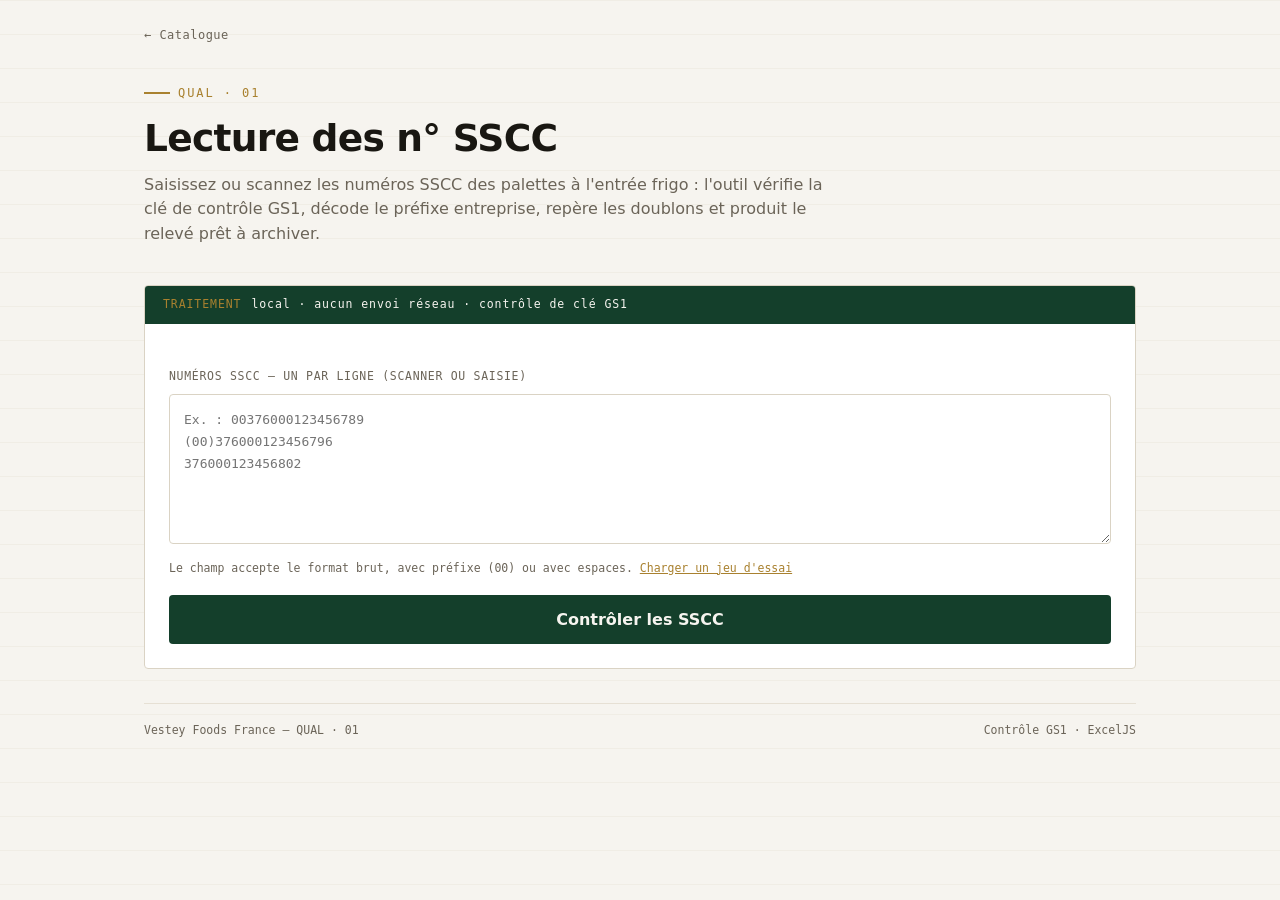
<file: lecture-sscc.html>
<!DOCTYPE html>
<!-- OUTIL
     titre: Lecture des n° SSCC
     description: Décode et contrôle les numéros SSCC des palettes fournisseurs, puis exporte le relevé pour les entrées frigo.
     categorie: QUAL
     ia: non
-->
<html lang="fr">
<head>
<meta charset="UTF-8" />
<meta name="viewport" content="width=device-width, initial-scale=1.0" />
<title>Lecture des n° SSCC — Vestey Foods</title>
<link rel="stylesheet" href="styles.css" />
<script src="exceljs.min.js"></script>
<script src="feedback.js"></script>
<style>
  .entry{margin-top:20px}
  .entry label{font-family:var(--mono);font-size:11.5px;letter-spacing:.06em;text-transform:uppercase;color:var(--slate);display:block;margin-bottom:8px}
  textarea{width:100%;min-height:150px;padding:14px;border:1px solid var(--line-2);border-radius:var(--radius);font-family:var(--mono);font-size:13px;line-height:1.7;color:var(--ink);background:#fff;resize:vertical}
  textarea:focus{outline:none;border-color:var(--signal)}
  .hintline{font-family:var(--mono);font-size:11.5px;color:var(--slate);margin-top:8px}
  .demo-btn{background:none;border:none;color:var(--signal);font-family:var(--mono);font-size:11.5px;text-decoration:underline;cursor:pointer;padding:0}
  .kpis{display:grid;grid-template-columns:repeat(3,1fr);gap:12px;margin-top:22px}
  .kpi{border:1px solid var(--line-2);border-radius:var(--radius);padding:14px 16px;background:#fff}
  .kpi.ok{border-left:4px solid var(--ok)}
  .kpi.bad{border-left:4px solid #B3261E}
  .kpi.dup{border-left:4px solid #B8860B}
  .kpi .l{font-family:var(--mono);font-size:10.5px;letter-spacing:.06em;text-transform:uppercase;color:var(--slate)}
  .kpi .v{font-size:1.7rem;font-weight:800;margin-top:4px;line-height:1}
  @media(max-width:640px){.kpis{grid-template-columns:1fr}}
  .badge{display:inline-block;font-family:var(--mono);font-size:10px;font-weight:700;padding:3px 8px;border-radius:999px;white-space:nowrap}
  .b-ok{color:var(--ok);background:var(--ok-soft)}
  .b-bad{color:#B3261E;background:#FBE9E7}
  .b-dup{color:#8A6412;background:#FBF3E2}
  td.mono{font-family:var(--mono);font-size:12px}
  .exp{margin-top:16px;display:inline-flex;align-items:center;gap:9px;text-decoration:none;background:var(--ok);color:#fff;font-weight:600;font-size:.92rem;padding:11px 16px;border-radius:var(--radius);border:none;cursor:pointer}
</style>
</head>
<body>
<div class="wrap tool-page">
  <a class="back" href="index.html">← Catalogue</a>

  <section class="tool-hero">
    <span class="eyebrow">QUAL · 01</span>
    <h1>Lecture des n° SSCC</h1>
    <p>Saisissez ou scannez les numéros SSCC des palettes à l'entrée frigo : l'outil vérifie la clé de contrôle GS1, décode le préfixe entreprise, repère les doublons et produit le relevé prêt à archiver.</p>
  </section>

  <div class="panel">
    <div class="panel-strip"><span class="k">TRAITEMENT</span> local · aucun envoi réseau · contrôle de clé GS1</div>
    <div class="panel-body">

      <div class="entry">
        <label for="codes">Numéros SSCC — un par ligne (scanner ou saisie)</label>
        <textarea id="codes" placeholder="Ex. : 00376000123456789&#10;(00)376000123456796&#10;376000123456802"></textarea>
        <div class="hintline">
          Le champ accepte le format brut, avec préfixe (00) ou avec espaces.
          <button class="demo-btn" id="demo" type="button">Charger un jeu d'essai</button>
        </div>
      </div>

      <button class="run" id="run">Contrôler les SSCC</button>

      <div id="messages"></div>
      <div id="results"></div>

    </div>
  </div>

  <div class="colophon"><span>Vestey Foods France — QUAL · 01</span><span>Contrôle GS1 · ExcelJS</span></div>
</div>

<script>
(function(){
  "use strict";
  var $=function(id){return document.getElementById(id);};
  var codesEl=$("codes"), runEl=$("run"), msgEl=$("messages"), resEl=$("results");
  var rows=[];

  function esc(s){ return String(s==null?"":s).replace(/[&<>"]/g,function(c){return {"&":"&amp;","<":"&lt;",">":"&gt;",'"':"&quot;"}[c];}); }
  function clearMessages(){ msgEl.innerHTML=""; }
  function showMessage(k,h){ var d=document.createElement("div"); d.className="notice "+k; d.innerHTML=h; msgEl.appendChild(d); }

  // --- clé de contrôle GS1 (modulo 10, pondération 3/1 depuis la droite) ---
  function checkDigit(first17){
    var sum=0;
    for(var i=0;i<17;i++){
      var d=parseInt(first17[i],10);
      // position depuis la droite : le 1er caractère est en position impaire -> poids 3
      sum += d * ((i%2===0)?3:1);
    }
    var cd=(10-(sum%10))%10;
    return cd;
  }
  function clean(line){ return String(line).replace(/^\(00\)/,"").replace(/[\s\-\.]/g,"").trim(); }

  function analyse(){
    clearMessages(); resEl.innerHTML="";
    var lines=codesEl.value.split(/\r?\n/).map(function(l){return l.trim();}).filter(function(l){return l!=="";});
    if(!lines.length){ showMessage("err","Saisissez au moins un numéro SSCC."); return; }

    var seen=Object.create(null);
    rows=lines.map(function(raw){
      var c=clean(raw);
      var r={raw:raw, code:c, ext:"", prefix:"", serial:"", lvl:"ok", note:""};
      if(!/^\d+$/.test(c)){ r.lvl="bad"; r.note="caractères non numériques"; return r; }
      if(c.length!==18){ r.lvl="bad"; r.note="longueur "+c.length+" (18 attendus)"; return r; }
      var expected=checkDigit(c.slice(0,17));
      var actual=parseInt(c[17],10);
      if(expected!==actual){ r.lvl="bad"; r.note="clé invalide (attendue "+expected+")"; return r; }
      r.ext=c[0];
      r.prefix=c.slice(1,8);
      r.serial=c.slice(8,17);
      if(seen[c]){ r.lvl="dup"; r.note="doublon (déjà ligne "+seen[c]+")"; }
      else { seen[c]=lines.indexOf(raw)+1; r.note="valide"; }
      return r;
    });

    // marquer les doublons repérés après coup
    var counts=Object.create(null);
    rows.forEach(function(r){ if(r.lvl!=="bad") counts[r.code]=(counts[r.code]||0)+1; });
    rows.forEach(function(r){ if(r.lvl!=="bad" && counts[r.code]>1) r.lvl="dup"; });

    render();
    try{fetch("/.netlify/functions/track",{method:"POST",headers:{"Content-Type":"application/json"},body:JSON.stringify({tool:"lecture-sscc"})}).catch(function(){});}catch(e){}
  }

  function render(){
    var c={ok:0,bad:0,dup:0}; rows.forEach(function(r){ c[r.lvl]++; });
    var html='<div class="kpis">'+
      '<div class="kpi ok"><div class="l">Valides</div><div class="v">'+c.ok+'</div></div>'+
      '<div class="kpi bad"><div class="l">Invalides</div><div class="v">'+c.bad+'</div></div>'+
      '<div class="kpi dup"><div class="l">Doublons</div><div class="v">'+c.dup+'</div></div>'+
    '</div>';

    html+='<div class="results"><table class="tbl"><thead><tr>'+
      '<th>SSCC</th><th>Ext.</th><th>Préfixe entreprise</th><th>Série</th><th>Constat</th>'+
      '</tr></thead><tbody>';
    rows.forEach(function(r){
      var lab={ok:'<span class="badge b-ok">Valide</span>',bad:'<span class="badge b-bad">Invalide</span>',dup:'<span class="badge b-dup">Doublon</span>'}[r.lvl];
      html+='<tr><td class="mono">'+esc(r.code||r.raw)+'</td><td class="mono">'+esc(r.ext||"—")+'</td>'+
            '<td class="mono">'+esc(r.prefix||"—")+'</td><td class="mono">'+esc(r.serial||"—")+'</td>'+
            '<td>'+lab+' <span style="color:var(--slate);font-size:.85rem">'+esc(r.note)+'</span></td></tr>';
    });
    html+='</tbody></table><button class="exp" id="exp">⬇ Exporter le relevé (.xlsx)</button></div>';
    resEl.innerHTML=html;
    $("exp").addEventListener("click", exportXlsx);

    if(c.bad) showMessage("warn","<strong>"+c.bad+"</strong> numéro(s) rejeté(s) par le contrôle de clé GS1 — à vérifier physiquement sur la palette avant réception.");
  }

  async function exportXlsx(){
    var wb=new ExcelJS.Workbook(); var ws=wb.addWorksheet("Relevé SSCC");
    ws.addRow(["SSCC","Extension","Préfixe entreprise","N° de série","Constat","Détail"]);
    ws.getRow(1).eachCell(function(c){ c.font={bold:true,color:{argb:"FFFFFFFF"}}; c.fill={type:"pattern",pattern:"solid",fgColor:{argb:"FF143F2B"}}; });
    var labels={ok:"Valide",bad:"Invalide",dup:"Doublon"};
    rows.forEach(function(r){ ws.addRow([r.code||r.raw,r.ext,r.prefix,r.serial,labels[r.lvl],r.note]); });
    ws.getColumn(1).numFmt="@";
    for(var i=1;i<=6;i++){ var col=ws.getColumn(i),m=10; col.eachCell(function(c){var l=String(c.value==null?"":c.value).length; if(l>m)m=l;}); col.width=Math.min(m+2,40); }
    ws.views=[{state:"frozen",ySplit:1}];
    var buf=await wb.xlsx.writeBuffer();
    var blob=new Blob([buf],{type:"application/vnd.openxmlformats-officedocument.spreadsheetml.sheet"});
    var a=document.createElement("a"); a.href=URL.createObjectURL(blob); a.download="releve-sscc.xlsx"; a.click();
  }

  runEl.addEventListener("click", analyse);
  $("demo").addEventListener("click", function(){ codesEl.value=window.__DEMO_SSCC__||""; });

  // jeu d'essai injecté au chargement (clés recalculées pour être justes)
  function withKey(first17){
    var sum=0; for(var i=0;i<17;i++){ sum += parseInt(first17[i],10) * ((i%2===0)?3:1); }
    return first17 + String((10-(sum%10))%10);
  }
  var demo=[
    withKey("03760001234567891"),
    "(00)"+withKey("03760001234567892"),
    withKey("03760001234567893"),
    withKey("03760001234567891"),            // doublon volontaire
    "0376000123456789 4",                    // clé fausse volontaire
    withKey("03454000987654321"),
    "376000123456",                          // trop court volontaire
    withKey("03760001234567895")
  ];
  window.__DEMO_SSCC__=demo.join("\n");
})();
</script>
</body>
</html>
</file>
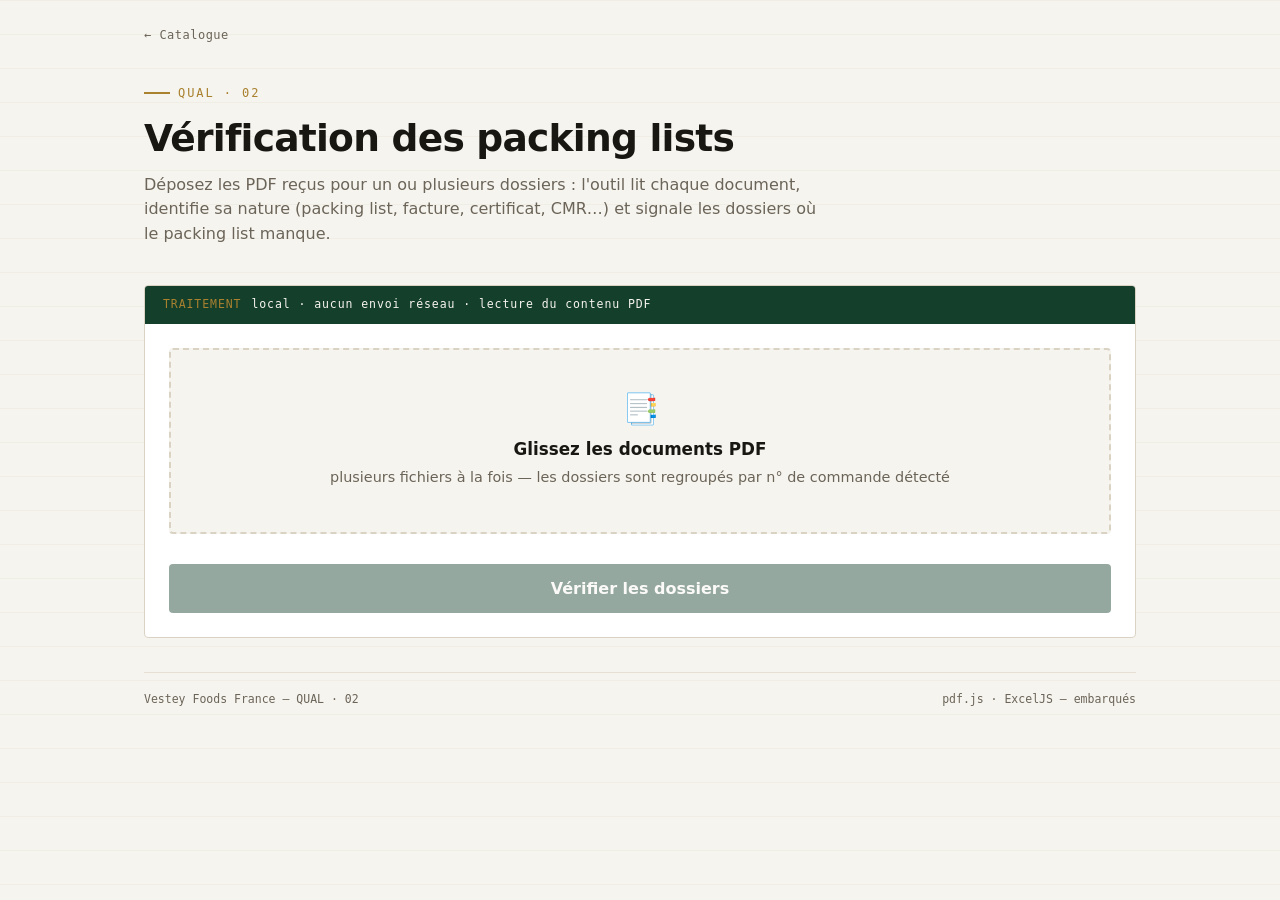
<file: packing-list.html>
<!DOCTYPE html>
<!-- OUTIL
     titre: Vérification des packing lists
     description: Contrôle qu'un packing list est bien présent dans chaque dossier documentaire déposé, et signale les manquants.
     categorie: QUAL
     ia: non
-->
<html lang="fr">
<head>
<meta charset="UTF-8" />
<meta name="viewport" content="width=device-width, initial-scale=1.0" />
<title>Vérification des packing lists — Vestey Foods</title>
<link rel="stylesheet" href="styles.css" />
<script src="pdf.min.js"></script>
<script src="exceljs.min.js"></script>
<script src="feedback.js"></script>
<style>
  .kpis{display:grid;grid-template-columns:repeat(3,1fr);gap:12px;margin-top:22px}
  .kpi{border:1px solid var(--line-2);border-radius:var(--radius);padding:14px 16px;background:#fff}
  .kpi.ok{border-left:4px solid var(--ok)}
  .kpi.bad{border-left:4px solid #B3261E}
  .kpi.warn{border-left:4px solid #B8860B}
  .kpi .l{font-family:var(--mono);font-size:10.5px;letter-spacing:.06em;text-transform:uppercase;color:var(--slate)}
  .kpi .v{font-size:1.7rem;font-weight:800;margin-top:4px;line-height:1}
  @media(max-width:640px){.kpis{grid-template-columns:1fr}}
  .badge{display:inline-block;font-family:var(--mono);font-size:10px;font-weight:700;padding:3px 8px;border-radius:999px;white-space:nowrap}
  .b-ok{color:var(--ok);background:var(--ok-soft)}
  .b-bad{color:#B3261E;background:#FBE9E7}
  .b-warn{color:#8A6412;background:#FBF3E2}
  .docs{font-family:var(--mono);font-size:11px;color:var(--slate)}
  .exp{margin-top:16px;display:inline-flex;align-items:center;gap:9px;background:var(--ok);color:#fff;font-weight:600;font-size:.92rem;padding:11px 16px;border-radius:var(--radius);border:none;cursor:pointer}
</style>
</head>
<body>
<div class="wrap tool-page">
  <a class="back" href="index.html">← Catalogue</a>

  <section class="tool-hero">
    <span class="eyebrow">QUAL · 02</span>
    <h1>Vérification des packing lists</h1>
    <p>Déposez les PDF reçus pour un ou plusieurs dossiers : l'outil lit chaque document, identifie sa nature (packing list, facture, certificat, CMR…) et signale les dossiers où le packing list manque.</p>
  </section>

  <div class="panel">
    <div class="panel-strip"><span class="k">TRAITEMENT</span> local · aucun envoi réseau · lecture du contenu PDF</div>
    <div class="panel-body">

      <div class="drop" id="drop" tabindex="0" role="button" aria-label="Déposer les documents PDF">
        <div class="drop-icon">📑</div>
        <div class="drop-title">Glissez les documents PDF</div>
        <div class="drop-hint">plusieurs fichiers à la fois — les dossiers sont regroupés par n° de commande détecté</div>
        <input type="file" id="file" accept="application/pdf,.pdf" multiple hidden />
      </div>

      <div id="filelist" class="docs" style="margin-top:12px"></div>

      <button class="run" id="run" disabled>Vérifier les dossiers</button>

      <div class="progress" id="progress" hidden>
        <div class="track"><div class="fill" id="fill"></div></div>
        <div class="pstatus" id="pstatus"></div>
      </div>

      <div id="messages"></div>
      <div id="results"></div>

    </div>
  </div>

  <div class="colophon"><span>Vestey Foods France — QUAL · 02</span><span>pdf.js · ExcelJS — embarqués</span></div>
</div>

<script>
(function(){
  "use strict";
  pdfjsLib.GlobalWorkerOptions.workerSrc="pdf.worker.min.js";
  var $=function(id){return document.getElementById(id);};
  var dropEl=$("drop"), fileEl=$("file"), listEl=$("filelist"), runEl=$("run"),
      progEl=$("progress"), fillEl=$("fill"), statusEl=$("pstatus"), msgEl=$("messages"), resEl=$("results");
  var files=[], busy=false, dossiers=[];

  function esc(s){ return String(s==null?"":s).replace(/[&<>"]/g,function(c){return {"&":"&amp;","<":"&lt;",">":"&gt;",'"':"&quot;"}[c];}); }
  function clearMessages(){ msgEl.innerHTML=""; }
  function showMessage(k,h){ var d=document.createElement("div"); d.className="notice "+k; d.innerHTML=h; msgEl.appendChild(d); }
  function setProgress(p,t){ progEl.hidden=false; fillEl.style.width=Math.max(0,Math.min(100,p))+"%"; statusEl.textContent=t; }

  function addFiles(fl){
    clearMessages(); resEl.innerHTML="";
    Array.prototype.forEach.call(fl||[],function(f){
      if(f.type!=="application/pdf" && !/\.pdf$/i.test(f.name)){ showMessage("warn","Ignoré (pas un PDF) : <strong>"+esc(f.name)+"</strong>"); return; }
      files.push(f);
    });
    renderList();
  }
  function renderList(){
    if(!files.length){ listEl.innerHTML=""; runEl.disabled=true; return; }
    listEl.innerHTML=files.length+" document"+(files.length>1?"s":"")+" chargé"+(files.length>1?"s":"")+
      " · <button class='link-btn' id='clr' type='button'>vider la liste</button>";
    $("clr").addEventListener("click",function(){ files=[]; dossiers=[]; renderList(); resEl.innerHTML=""; });
    runEl.disabled=busy;
    dropEl.classList.add("has");
    dropEl.innerHTML='<div class="drop-icon">✅</div><div class="drop-title">'+files.length+' document(s) prêt(s)</div><div class="drop-hint">cliquez pour en ajouter d\'autres</div>';
  }
  dropEl.addEventListener("click",function(){ if(!busy) fileEl.click(); });
  dropEl.addEventListener("keydown",function(e){ if((e.key==="Enter"||e.key===" ")&&!busy){ e.preventDefault(); fileEl.click(); } });
  fileEl.addEventListener("change",function(e){ addFiles(e.target.files); fileEl.value=""; });
  ["dragenter","dragover"].forEach(function(ev){ dropEl.addEventListener(ev,function(e){ e.preventDefault(); if(!busy) dropEl.classList.add("over"); }); });
  ["dragleave","drop"].forEach(function(ev){ dropEl.addEventListener(ev,function(e){ e.preventDefault(); dropEl.classList.remove("over"); }); });
  dropEl.addEventListener("drop",function(e){ if(!busy) addFiles(e.dataTransfer.files); });

  // --- typage documentaire par mots-clés ---
  var TYPES=[
    {t:"Packing list", keys:["packing list","liste de colisage","colisage","packing-list"]},
    {t:"Facture",      keys:["facture","invoice","commercial invoice"]},
    {t:"Certificat sanitaire", keys:["certificat sanitaire","health certificate","veterinaire","vétérinaire"]},
    {t:"CMR / transport", keys:["cmr","lettre de voiture","bill of lading","connaissement"]},
    {t:"Bon de livraison", keys:["bon de livraison","delivery note"]}
  ];
  function norm(s){ return String(s||"").normalize("NFD").replace(/[\u0300-\u036f]/g,"").toLowerCase(); }
  function typeOf(text,name){
    var t=norm(text)+" "+norm(name);
    for(var i=0;i<TYPES.length;i++){
      for(var k=0;k<TYPES[i].keys.length;k++){ if(t.indexOf(norm(TYPES[i].keys[k]))>=0) return TYPES[i].t; }
    }
    return "Non identifié";
  }
  function dossierOf(text,name){
    var m=(text+" "+name).match(/CMD[-\s]?\d{4,6}/i);
    if(m) return m[0].toUpperCase().replace(/\s/g,"-");
    var m2=name.match(/\d{4,6}/); return m2? "Dossier "+m2[0] : "Dossier « "+name.replace(/\.pdf$/i,"")+" »";
  }

  runEl.addEventListener("click", async function(){
    if(!files.length||busy) return;
    busy=true; runEl.disabled=true; runEl.textContent="Lecture…"; clearMessages(); resEl.innerHTML="";
    try{
      var docs=[];
      for(var i=0;i<files.length;i++){
        setProgress((i/files.length)*88,"Lecture de « "+files[i].name+" »…");
        var text="";
        try{
          var pdf=await pdfjsLib.getDocument({data:new Uint8Array(await files[i].arrayBuffer())}).promise;
          var max=Math.min(pdf.numPages,3);
          for(var p=1;p<=max;p++){ var pg=await pdf.getPage(p); var tc=await pg.getTextContent(); text+=tc.items.map(function(it){return it.str;}).join(" ")+" "; }
        }catch(e){ text=""; }
        docs.push({name:files[i].name, type:typeOf(text,files[i].name), dossier:dossierOf(text,files[i].name), empty:!text.trim()});
      }
      setProgress(95,"Regroupement par dossier…");
      var map={};
      docs.forEach(function(d){ (map[d.dossier]=map[d.dossier]||[]).push(d); });
      dossiers=Object.keys(map).map(function(k){
        var ds=map[k];
        var hasPL=ds.some(function(d){ return d.type==="Packing list"; });
        var unknown=ds.filter(function(d){ return d.type==="Non identifié"; }).length;
        return {ref:k, docs:ds, lvl: hasPL?"ok":(unknown?"warn":"bad")};
      }).sort(function(a,b){ var r={bad:0,warn:1,ok:2}; return r[a.lvl]-r[b.lvl]; });

      setProgress(100,"Terminé — "+dossiers.length+" dossier(s) contrôlé(s).");
      render();
      try{fetch("/.netlify/functions/track",{method:"POST",headers:{"Content-Type":"application/json"},body:JSON.stringify({tool:"packing-list"})}).catch(function(){});}catch(e){}
    }catch(err){
      progEl.hidden=true;
      showMessage("err","Erreur : "+esc(err.message||String(err))+". Testez depuis l'adresse en ligne du site.");
    }finally{
      busy=false; runEl.textContent="Vérifier les dossiers"; runEl.disabled=!files.length;
    }
  });

  function render(){
    var c={ok:0,bad:0,warn:0}; dossiers.forEach(function(d){ c[d.lvl]++; });
    var html='<div class="kpis">'+
      '<div class="kpi ok"><div class="l">Conformes</div><div class="v">'+c.ok+'</div></div>'+
      '<div class="kpi bad"><div class="l">Packing list manquant</div><div class="v">'+c.bad+'</div></div>'+
      '<div class="kpi warn"><div class="l">À vérifier</div><div class="v">'+c.warn+'</div></div>'+
    '</div>';

    html+='<div class="results"><table class="tbl"><thead><tr><th>Dossier</th><th>Documents présents</th><th>Constat</th></tr></thead><tbody>';
    dossiers.forEach(function(d){
      var lab={ok:'<span class="badge b-ok">Complet</span>',bad:'<span class="badge b-bad">Packing list absent</span>',warn:'<span class="badge b-warn">Document non identifié</span>'}[d.lvl];
      var list=d.docs.map(function(x){ return esc(x.type)+' <span style="opacity:.6">('+esc(x.name)+')</span>'; }).join('<br>');
      html+='<tr><td class="fname">'+esc(d.ref)+'</td><td class="docs">'+list+'</td><td>'+lab+'</td></tr>';
    });
    html+='</tbody></table><button class="exp" id="exp">⬇ Exporter le contrôle (.xlsx)</button></div>';
    resEl.innerHTML=html;
    $("exp").addEventListener("click", exportXlsx);
    if(c.bad) showMessage("warn","<strong>"+c.bad+"</strong> dossier(s) sans packing list — à réclamer au fournisseur avant réception.");
  }

  async function exportXlsx(){
    var wb=new ExcelJS.Workbook(); var ws=wb.addWorksheet("Contrôle packing list");
    ws.addRow(["Dossier","Document","Type identifié","Constat du dossier"]);
    ws.getRow(1).eachCell(function(c){ c.font={bold:true,color:{argb:"FFFFFFFF"}}; c.fill={type:"pattern",pattern:"solid",fgColor:{argb:"FF143F2B"}}; });
    var labels={ok:"Complet",bad:"Packing list absent",warn:"Document non identifié"};
    dossiers.forEach(function(d){ d.docs.forEach(function(x){ ws.addRow([d.ref,x.name,x.type,labels[d.lvl]]); }); });
    for(var i=1;i<=4;i++){ var col=ws.getColumn(i),m=12; col.eachCell(function(c){var l=String(c.value==null?"":c.value).length; if(l>m)m=l;}); col.width=Math.min(m+2,50); }
    ws.views=[{state:"frozen",ySplit:1}];
    var buf=await wb.xlsx.writeBuffer();
    var blob=new Blob([buf],{type:"application/vnd.openxmlformats-officedocument.spreadsheetml.sheet"});
    var a=document.createElement("a"); a.href=URL.createObjectURL(blob); a.download="controle-packing-list.xlsx"; a.click();
  }
})();
</script>
</body>
</html>
</file>
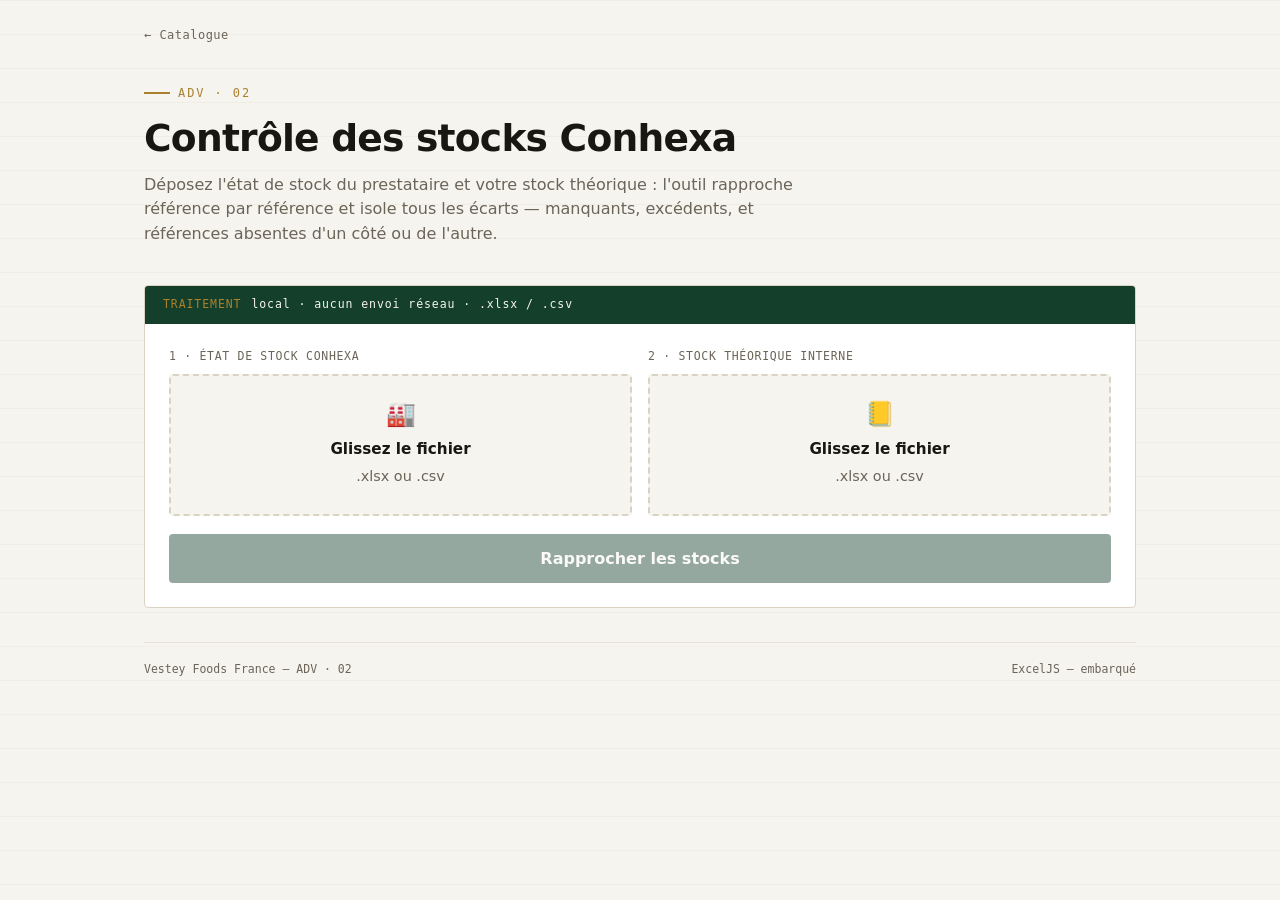
<file: stocks-conhexa.html>
<!DOCTYPE html>
<!-- OUTIL
     titre: Contrôle des stocks Conhexa
     description: Rapproche l'état de stock du prestataire avec le stock théorique interne et isole les écarts par référence.
     categorie: ADV
     ia: non
-->
<html lang="fr">
<head>
<meta charset="UTF-8" />
<meta name="viewport" content="width=device-width, initial-scale=1.0" />
<title>Contrôle des stocks Conhexa — Vestey Foods</title>
<link rel="stylesheet" href="styles.css" />
<script src="exceljs.min.js"></script>
<script src="feedback.js"></script>
<style>
  .twocol{display:grid;grid-template-columns:1fr 1fr;gap:16px}
  .slot .slot-label{font-family:var(--mono);font-size:11.5px;letter-spacing:.06em;text-transform:uppercase;color:var(--slate);margin-bottom:8px}
  .drop.mini{padding:26px 16px}
  .drop.mini .drop-icon{font-size:24px}
  .drop.mini .drop-title{font-size:.95rem}
  @media(max-width:640px){.twocol{grid-template-columns:1fr}}
  .kpis{display:grid;grid-template-columns:repeat(4,1fr);gap:12px;margin-top:22px}
  .kpi{border:1px solid var(--line-2);border-radius:var(--radius);padding:14px 16px;background:#fff}
  .kpi.bad{border-left:4px solid #B3261E}
  .kpi.miss{border-left:4px solid #B8860B}
  .kpi.extra{border-left:4px solid var(--signal)}
  .kpi.ok{border-left:4px solid var(--ok)}
  .kpi .l{font-family:var(--mono);font-size:10.5px;letter-spacing:.06em;text-transform:uppercase;color:var(--slate)}
  .kpi .v{font-size:1.7rem;font-weight:800;margin-top:4px;line-height:1}
  @media(max-width:700px){.kpis{grid-template-columns:1fr 1fr}}
  .badge{display:inline-block;font-family:var(--mono);font-size:10px;font-weight:700;padding:3px 8px;border-radius:999px;white-space:nowrap}
  .b-bad{color:#B3261E;background:#FBE9E7}
  .b-miss{color:#8A6412;background:#FBF3E2}
  .b-extra{color:#8A4B12;background:#FCEBD6}
  .b-ok{color:var(--ok);background:var(--ok-soft)}
  .filters{display:flex;gap:8px;margin-top:20px;flex-wrap:wrap}
  .fbtn{font-family:var(--mono);font-size:11.5px;padding:7px 12px;border:1px solid var(--line-2);background:#fff;border-radius:999px;cursor:pointer;color:var(--slate)}
  .fbtn.on{background:var(--steel);color:var(--paper);border-color:var(--steel)}
  .exp{margin-left:auto}
  td.neg{color:#B3261E;font-weight:700}
  td.pos{color:var(--signal);font-weight:700}
</style>
</head>
<body>
<div class="wrap tool-page">
  <a class="back" href="index.html">← Catalogue</a>

  <section class="tool-hero">
    <span class="eyebrow">ADV · 02</span>
    <h1>Contrôle des stocks Conhexa</h1>
    <p>Déposez l'état de stock du prestataire et votre stock théorique : l'outil rapproche référence par référence et isole tous les écarts — manquants, excédents, et références absentes d'un côté ou de l'autre.</p>
  </section>

  <div class="panel">
    <div class="panel-strip"><span class="k">TRAITEMENT</span> local · aucun envoi réseau · .xlsx / .csv</div>
    <div class="panel-body">

      <div class="twocol">
        <div class="slot">
          <div class="slot-label">1 · État de stock Conhexa</div>
          <div class="drop mini" id="drop-a" tabindex="0" role="button" aria-label="État de stock Conhexa">
            <div class="drop-icon">🏭</div><div class="drop-title">Glissez le fichier</div><div class="drop-hint">.xlsx ou .csv</div>
            <input type="file" id="file-a" accept=".xlsx,.csv" hidden />
          </div>
        </div>
        <div class="slot">
          <div class="slot-label">2 · Stock théorique interne</div>
          <div class="drop mini" id="drop-b" tabindex="0" role="button" aria-label="Stock théorique interne">
            <div class="drop-icon">📒</div><div class="drop-title">Glissez le fichier</div><div class="drop-hint">.xlsx ou .csv</div>
            <input type="file" id="file-b" accept=".xlsx,.csv" hidden />
          </div>
        </div>
      </div>

      <button class="run" id="run" disabled>Rapprocher les stocks</button>

      <div class="progress" id="progress" hidden>
        <div class="track"><div class="fill" id="fill"></div></div>
        <div class="pstatus" id="pstatus"></div>
      </div>

      <div id="messages"></div>
      <div id="results"></div>

    </div>
  </div>

  <div class="colophon"><span>Vestey Foods France — ADV · 02</span><span>ExcelJS — embarqué</span></div>
</div>

<script>
(function(){
  "use strict";
  var $=function(id){return document.getElementById(id);};
  var runEl=$("run"), progEl=$("progress"), fillEl=$("fill"), statusEl=$("pstatus"),
      msgEl=$("messages"), resEl=$("results");
  var fileA=null, fileB=null, busy=false, rows=[], filter="ecarts";

  function fmtSize(b){ if(b<1024)return b+" o"; if(b<1048576)return (b/1024).toFixed(0)+" Ko"; return (b/1048576).toFixed(1)+" Mo"; }
  function esc(s){ return String(s==null?"":s).replace(/[&<>"]/g,function(c){return {"&":"&amp;","<":"&lt;",">":"&gt;",'"':"&quot;"}[c];}); }
  function clearMessages(){ msgEl.innerHTML=""; }
  function showMessage(k,h){ var d=document.createElement("div"); d.className="notice "+k; d.innerHTML=h; msgEl.appendChild(d); }
  function setProgress(p,t){ progEl.hidden=false; fillEl.style.width=Math.max(0,Math.min(100,p))+"%"; statusEl.textContent=t; }

  function wire(dropId,inputId,setter,icon,label){
    var drop=$(dropId), input=$(inputId);
    function set(f){
      if(!f) return;
      if(!/\.(xlsx|csv)$/i.test(f.name)){ clearMessages(); showMessage("err","Format non pris en charge : "+esc(f.name)); return; }
      setter(f); resEl.innerHTML=""; clearMessages();
      drop.classList.add("has");
      drop.innerHTML='<div class="drop-icon">✅</div><div class="drop-title">'+esc(f.name)+'</div><div class="drop-hint">'+fmtSize(f.size)+'</div>';
      refresh();
    }
    drop.addEventListener("click",function(){ if(!busy) input.click(); });
    drop.addEventListener("keydown",function(e){ if((e.key==="Enter"||e.key===" ")&&!busy){ e.preventDefault(); input.click(); } });
    input.addEventListener("change",function(e){ set(e.target.files[0]); });
    ["dragenter","dragover"].forEach(function(ev){ drop.addEventListener(ev,function(e){ e.preventDefault(); if(!busy) drop.classList.add("over"); }); });
    ["dragleave","drop"].forEach(function(ev){ drop.addEventListener(ev,function(e){ e.preventDefault(); drop.classList.remove("over"); }); });
    drop.addEventListener("drop",function(e){ if(busy) return; var f=e.dataTransfer.files&&e.dataTransfer.files[0]; if(f) set(f); });
  }
  wire("drop-a","file-a",function(f){fileA=f;});
  wire("drop-b","file-b",function(f){fileB=f;});
  function refresh(){ runEl.disabled = busy || !fileA || !fileB; }

  function detectDelim(l){ var c=(l.match(/,/g)||[]).length,s=(l.match(/;/g)||[]).length; return s>c?";":","; }
  function parseCSV(text){
    text=text.replace(/^\uFEFF/,""); var nl=text.indexOf("\n"); var d=detectDelim(text.slice(0,nl>=0?nl:text.length));
    var rs=[],row=[],f="",q=false;
    for(var i=0;i<text.length;i++){ var ch=text[i];
      if(q){ if(ch==='"'){ if(text[i+1]==='"'){f+='"';i++;} else q=false; } else f+=ch; }
      else { if(ch==='"')q=true; else if(ch===d){row.push(f);f="";} else if(ch==="\n"){row.push(f);rs.push(row);row=[];f="";} else if(ch!=="\r")f+=ch; }
    }
    if(f!==""||row.length){row.push(f);rs.push(row);}
    return rs;
  }
  async function loadSheet(file){
    var wb=new ExcelJS.Workbook();
    if(/\.csv$/i.test(file.name)){
      var rs=parseCSV(await file.text()).filter(function(r){return r.length;});
      var ws=wb.addWorksheet("F1"); rs.forEach(function(r){ ws.addRow(r); }); return ws;
    }
    await wb.xlsx.load(await file.arrayBuffer());
    var s=wb.worksheets[0]; if(!s) throw new Error("aucune feuille trouvée"); return s;
  }
  function norm(s){ return String(s==null?"":s).normalize("NFD").replace(/[\u0300-\u036f]/g,"").toLowerCase().trim(); }
  function findCol(h,keys){ for(var i=0;i<h.length;i++){ var x=norm(h[i]); for(var k=0;k<keys.length;k++){ if(x.indexOf(keys[k])>=0) return i+1; } } return 0; }
  function num(v){ if(v==null||v==="")return null; if(typeof v==="number")return v; var n=parseFloat(String(v).replace(/\s/g,"").replace(",",".")); return isNaN(n)?null:n; }

  async function readStock(file, label){
    var ws=await loadSheet(file);
    var headers=[]; ws.getRow(1).eachCell({includeEmpty:true},function(c){ headers.push(c.value); });
    var cRef=findCol(headers,["reference","ref","sku","article","code produit","code"]);
    var cLib=findCol(headers,["designation","libelle","produit","description","nom"]);
    var cQte=findCol(headers,["quantite","qte","stock","cartons","colis","nombre"]);
    if(!cRef||!cQte) throw new Error("colonnes « référence » et « quantité » introuvables dans "+label);
    var map=new Map();
    for(var r=2;r<=ws.actualRowCount;r++){
      var row=ws.getRow(r);
      var ref=row.getCell(cRef).value; if(ref==null||String(ref).trim()==="") continue;
      var key=String(ref).trim().toUpperCase();
      var q=num(row.getCell(cQte).value); if(q==null) q=0;
      var lib=cLib?row.getCell(cLib).value:"";
      if(map.has(key)){ var e=map.get(key); e.q+=q; }
      else map.set(key,{ref:String(ref).trim(), lib:lib, q:q});
    }
    return map;
  }

  runEl.addEventListener("click", async function(){
    if(!fileA||!fileB||busy) return;
    busy=true; runEl.disabled=true; runEl.textContent="Rapprochement…"; clearMessages(); resEl.innerHTML="";
    try{
      setProgress(20,"Lecture de l'état Conhexa…");
      var A=await readStock(fileA,"l'état Conhexa");
      setProgress(50,"Lecture du stock interne…");
      var B=await readStock(fileB,"le stock interne");

      setProgress(75,"Comparaison des références…");
      var keys=new Set(); A.forEach(function(v,k){keys.add(k);}); B.forEach(function(v,k){keys.add(k);});
      rows=[];
      keys.forEach(function(k){
        var a=A.get(k), b=B.get(k);
        var qa=a?a.q:null, qb=b?b.q:null;
        var lvl, delta=null;
        if(a&&b){ delta=qa-qb; lvl = delta===0 ? "ok" : (delta<0 ? "bad" : "extra"); }
        else if(a&&!b){ lvl="extra_only"; }
        else { lvl="miss_only"; }
        rows.push({ref:(a||b).ref, lib:(a&&a.lib)||(b&&b.lib)||"", qa:qa, qb:qb, delta:delta, lvl:lvl});
      });
      rows.sort(function(x,y){
        var rank={bad:0,extra:1,miss_only:2,extra_only:3,ok:4};
        if(rank[x.lvl]!==rank[y.lvl]) return rank[x.lvl]-rank[y.lvl];
        return Math.abs(y.delta||0)-Math.abs(x.delta||0);
      });

      setProgress(100,"Terminé — "+rows.length+" références comparées.");
      render();
      try{fetch("/.netlify/functions/track",{method:"POST",headers:{"Content-Type":"application/json"},body:JSON.stringify({tool:"stocks-conhexa"})}).catch(function(){});}catch(e){}
    }catch(err){
      progEl.hidden=true;
      showMessage("err","Impossible de rapprocher : "+esc(err.message||String(err))+".");
    }finally{
      busy=false; runEl.textContent="Rapprocher les stocks"; refresh();
    }
  });

  function render(){
    var c={bad:0,extra:0,miss_only:0,extra_only:0,ok:0};
    rows.forEach(function(r){ c[r.lvl]++; });
    var ecarts=c.bad+c.extra+c.miss_only+c.extra_only;

    var visible=rows.filter(function(r){
      if(filter==="all") return true;
      if(filter==="ecarts") return r.lvl!=="ok";
      return r.lvl===filter;
    });

    var html='<div class="kpis">'+
      '<div class="kpi bad"><div class="l">Manquants</div><div class="v">'+c.bad+'</div></div>'+
      '<div class="kpi extra"><div class="l">Excédents</div><div class="v">'+c.extra+'</div></div>'+
      '<div class="kpi miss"><div class="l">Réf. hors Conhexa</div><div class="v">'+c.miss_only+'</div></div>'+
      '<div class="kpi ok"><div class="l">Conformes</div><div class="v">'+c.ok+'</div></div>'+
    '</div>';

    html+='<div class="filters">'+
      btn("ecarts","Écarts ("+ecarts+")")+btn("all","Toutes ("+rows.length+")")+
      btn("bad","Manquants")+btn("extra","Excédents")+btn("ok","Conformes")+
      '<button class="fbtn exp" id="exp">⬇ Exporter les écarts (.xlsx)</button></div>';

    html+='<div class="results"><table class="tbl"><thead><tr>'+
      '<th>Référence</th><th>Désignation</th><th>Conhexa</th><th>Interne</th><th>Écart</th><th>Constat</th>'+
      '</tr></thead><tbody>';
    if(!visible.length) html+='<tr><td colspan="6" style="color:var(--slate)">Aucune ligne dans cette catégorie.</td></tr>';
    visible.forEach(function(r){
      var lab={bad:'<span class="badge b-bad">Manquant</span>',extra:'<span class="badge b-extra">Excédent</span>',
               miss_only:'<span class="badge b-miss">Absent chez Conhexa</span>',
               extra_only:'<span class="badge b-miss">Absent en interne</span>',
               ok:'<span class="badge b-ok">Conforme</span>'}[r.lvl];
      var d = r.delta==null ? "—" : (r.delta>0?"+"+r.delta:r.delta);
      var cls = r.delta==null?"":(r.delta<0?"neg":(r.delta>0?"pos":""));
      html+='<tr><td class="fname">'+esc(r.ref)+'</td><td>'+esc(r.lib)+'</td>'+
            '<td>'+(r.qa==null?"—":r.qa)+'</td><td>'+(r.qb==null?"—":r.qb)+'</td>'+
            '<td class="'+cls+'">'+d+'</td><td>'+lab+'</td></tr>';
    });
    html+='</tbody></table></div>';
    resEl.innerHTML=html;

    ["ecarts","all","bad","extra","ok"].forEach(function(k){
      var b=$("f-"+k); if(b) b.addEventListener("click",function(){ filter=k; render(); });
    });
    var e=$("exp"); if(e) e.addEventListener("click", exportXlsx);
  }
  function btn(k,label){ return '<button class="fbtn'+(filter===k?" on":"")+'" id="f-'+k+'">'+label+'</button>'; }

  async function exportXlsx(){
    var wb=new ExcelJS.Workbook(); var ws=wb.addWorksheet("Écarts de stock");
    ws.addRow(["Référence","Désignation","Stock Conhexa","Stock interne","Écart","Constat"]);
    ws.getRow(1).eachCell(function(c){ c.font={bold:true,color:{argb:"FFFFFFFF"}}; c.fill={type:"pattern",pattern:"solid",fgColor:{argb:"FF143F2B"}}; });
    var labels={bad:"Manquant",extra:"Excédent",miss_only:"Absent chez Conhexa",extra_only:"Absent en interne",ok:"Conforme"};
    rows.filter(function(r){return r.lvl!=="ok";}).forEach(function(r){
      ws.addRow([r.ref,r.lib,r.qa==null?"":r.qa,r.qb==null?"":r.qb,r.delta==null?"":r.delta,labels[r.lvl]]);
    });
    for(var i=1;i<=6;i++){ var col=ws.getColumn(i),m=10; col.eachCell(function(c){var l=String(c.value==null?"":c.value).length; if(l>m)m=l;}); col.width=Math.min(m+2,45); }
    ws.views=[{state:"frozen",ySplit:1}];
    var buf=await wb.xlsx.writeBuffer();
    var blob=new Blob([buf],{type:"application/vnd.openxmlformats-officedocument.spreadsheetml.sheet"});
    var a=document.createElement("a"); a.href=URL.createObjectURL(blob); a.download="ecarts-stock-conhexa.xlsx"; a.click();
  }
})();
</script>
</body>
</html>
</file>
<file: styles.css>
/* ============================================================
   Atelier IA — identité partagée
   Direction : "fiche technique d'atelier". Papier + encre,
   un seul accent (orange signal, monde de l'inspection),
   codes de référence en monospace comme signature.
   Zéro dépendance externe (polices système).
   ============================================================ */

:root {
  --paper:   #F6F4EF;
  --paper-2: #ECE7DD;
  --ink:     #191712;
  --slate:   #6B6458;
  --line:    #E6E0D4;
  --line-2:  #DAD3C4;
  --signal:  #A9812F;        /* laiton — accent patrimoine (Since 1897) */
  --signal-soft: #F3EAD6;
  --steel:   #143F2B;        /* vert bouteille — surfaces sombres & marque */
  --ok:      #1B7A4E;
  --ok-soft: #E3F0E7;

  --mono: ui-monospace, "SF Mono", "JetBrains Mono", "Cascadia Code", Menlo, Consolas, monospace;
  --sans: system-ui, -apple-system, "Segoe UI", Roboto, "Helvetica Neue", Arial, sans-serif;

  --maxw: 1040px;
  --radius: 4px;
}

* , *::before, *::after { box-sizing: border-box; margin: 0; padding: 0; }

html { -webkit-text-size-adjust: 100%; }

body {
  font-family: var(--sans);
  background: var(--paper);
  color: var(--ink);
  line-height: 1.55;
  -webkit-font-smoothing: antialiased;
  text-rendering: optimizeLegibility;
}

a { color: inherit; }

/* subtle worksheet baseline behind everything */
body::before {
  content: "";
  position: fixed;
  inset: 0;
  background-image: linear-gradient(var(--line) 1px, transparent 1px);
  background-size: 100% 34px;
  opacity: .35;
  pointer-events: none;
  z-index: 0;
}

.wrap { position: relative; z-index: 1; max-width: var(--maxw); margin: 0 auto; padding: 0 24px; }

/* ---------- Top bar ---------- */
.topbar {
  display: flex; align-items: center; justify-content: space-between;
  gap: 16px; padding: 22px 0 20px;
  border-bottom: 1px solid var(--line-2);
}
.brand { display: flex; align-items: baseline; gap: 12px; }
.brand-mark {
  font-family: var(--mono);
  font-size: 12px; letter-spacing: .12em; text-transform: uppercase;
  color: var(--paper); background: var(--steel);
  padding: 5px 9px 4px; border-radius: var(--radius);
}
.brand-name { font-weight: 700; font-size: 17px; letter-spacing: -.01em; }
.brand-tag { font-family: var(--mono); font-size: 12px; color: var(--slate); letter-spacing: .04em; }

/* ---------- Hero ---------- */
.hero { padding: 68px 0 40px; max-width: 760px; }
.eyebrow {
  font-family: var(--mono); font-size: 12px; letter-spacing: .16em;
  text-transform: uppercase; color: var(--signal);
  display: inline-flex; align-items: center; gap: 8px; margin-bottom: 22px;
}
.eyebrow::before { content: ""; width: 26px; height: 2px; background: var(--signal); display: inline-block; }
.hero h1 {
  font-size: clamp(2rem, 5.2vw, 3.35rem);
  line-height: 1.04; letter-spacing: -.025em; font-weight: 800;
}
.hero h1 em { font-style: normal; color: var(--signal); }
.hero p {
  margin-top: 22px; font-size: 1.075rem; color: var(--slate);
  max-width: 560px;
}
.hero .assurance {
  margin-top: 20px; font-family: var(--mono); font-size: 12.5px;
  color: var(--slate); display: flex; align-items: center; gap: 9px;
}
.dot { width: 7px; height: 7px; border-radius: 50%; background: var(--ok); flex: none; }

/* ---------- Section label ---------- */
.rail {
  display: flex; align-items: baseline; justify-content: space-between;
  padding: 30px 0 16px; border-bottom: 1px solid var(--line-2); margin-top: 24px;
}
.rail h2 { font-size: 13px; letter-spacing: .14em; text-transform: uppercase; font-weight: 700; }
.rail .count { font-family: var(--mono); font-size: 12px; color: var(--slate); }

/* ---------- Catalogue of tools ---------- */
.catalogue {
  display: grid; grid-template-columns: repeat(3, 1fr);
  gap: 18px; padding: 26px 0 8px;
}
.tool {
  position: relative; background: #fff;
  border: 1px solid var(--line-2); border-radius: var(--radius);
  padding: 20px 20px 18px; display: flex; flex-direction: column;
  min-height: 246px;
  transition: transform .18s ease, box-shadow .18s ease, border-color .18s ease;
}
.tool::before {
  content: ""; position: absolute; left: -1px; top: 18px;
  width: 3px; height: 26px; background: var(--line-2); border-radius: 2px;
  transition: background .18s ease, height .18s ease;
}
.tool.ready:hover {
  transform: translateY(-3px);
  box-shadow: 0 14px 30px -18px rgba(23,24,28,.35);
  border-color: var(--ink);
}
.tool.ready:hover::before { background: var(--signal); height: 34px; }

.tool-head { display: flex; align-items: center; justify-content: space-between; margin-bottom: 16px; }
.ref { font-family: var(--mono); font-size: 12px; letter-spacing: .08em; color: var(--slate); }
.pill {
  font-family: var(--mono); font-size: 10.5px; letter-spacing: .1em; text-transform: uppercase;
  padding: 4px 8px 3px; border-radius: 999px; font-weight: 600; white-space: nowrap;
}
.pill.ready { color: var(--ok); background: var(--ok-soft); }
.pill.soon  { color: var(--slate); background: var(--paper-2); }
.pill.ia    { color: var(--signal); background: var(--signal-soft); }
.pill-group { display: inline-flex; align-items: center; gap: 6px; }
.loading { font-family: var(--mono); font-size: 13px; color: var(--slate); padding: 12px 0; }
.warn-meta { color: #8A6412; }

.tool h3 { font-size: 1.18rem; letter-spacing: -.01em; line-height: 1.2; margin-bottom: 9px; }
.tool .desc { font-size: .93rem; color: var(--slate); flex: 1; }
.tool .meta { font-family: var(--mono); font-size: 11.5px; color: var(--slate); margin-top: 14px; }

.cta {
  margin-top: 16px; display: inline-flex; align-items: center; justify-content: center; gap: 9px;
  font-family: var(--sans); font-weight: 600; font-size: .92rem;
  padding: 11px 14px; border-radius: var(--radius); border: 1px solid var(--steel);
  background: var(--steel); color: var(--paper); text-decoration: none;
  cursor: pointer; transition: background .15s ease, color .15s ease;
}
.cta:hover { background: var(--signal); border-color: var(--signal); }
.cta .arrow { transition: transform .15s ease; }
.cta:hover .arrow { transform: translateX(3px); }
.cta.disabled {
  background: transparent; color: var(--slate); border-color: var(--line-2);
  cursor: not-allowed; pointer-events: none;
}

/* ---------- How / footer band ---------- */
.band { margin-top: 56px; border-top: 1px solid var(--line-2); padding: 34px 0 60px; }
.band-grid { display: grid; grid-template-columns: repeat(3, 1fr); gap: 26px; }
.band-item h4 {
  font-family: var(--mono); font-size: 11.5px; letter-spacing: .1em; text-transform: uppercase;
  color: var(--signal); margin-bottom: 8px;
}
.band-item p { font-size: .9rem; color: var(--slate); }
.colophon {
  margin-top: 34px; padding-top: 18px; border-top: 1px solid var(--line);
  font-family: var(--mono); font-size: 11.5px; color: var(--slate);
  display: flex; justify-content: space-between; gap: 12px; flex-wrap: wrap;
}

/* ============================================================
   Outil : Découpeur PDF
   ============================================================ */
.tool-page { padding-bottom: 80px; }
.back {
  display: inline-flex; align-items: center; gap: 8px; margin: 26px 0 0;
  font-family: var(--mono); font-size: 12px; letter-spacing: .04em; color: var(--slate);
  text-decoration: none;
}
.back:hover { color: var(--signal); }

.tool-hero { padding: 30px 0 8px; max-width: 680px; }
.tool-hero .eyebrow { margin-bottom: 16px; }
.tool-hero h1 { font-size: clamp(1.6rem, 4vw, 2.35rem); letter-spacing: -.02em; line-height: 1.08; font-weight: 800; }
.tool-hero p { margin-top: 14px; color: var(--slate); }

.panel {
  margin-top: 30px; background: #fff; border: 1px solid var(--line-2);
  border-radius: var(--radius); overflow: hidden;
}
.panel-strip {
  background: var(--steel); color: var(--paper);
  font-family: var(--mono); font-size: 11.5px; letter-spacing: .08em;
  padding: 10px 18px; display: flex; align-items: center; gap: 10px;
}
.panel-strip .k { color: var(--signal); }
.panel-body { padding: 24px; }

.drop {
  border: 2px dashed var(--line-2); border-radius: var(--radius);
  padding: 44px 24px; text-align: center; cursor: pointer;
  transition: border-color .15s ease, background .15s ease;
  background: var(--paper);
}
.drop:hover, .drop.over { border-color: var(--signal); background: var(--signal-soft); }
.drop.has { border-style: solid; border-color: var(--ok); background: var(--ok-soft); }
.drop-icon { font-size: 30px; line-height: 1; }
.drop-title { font-weight: 700; margin-top: 12px; font-size: 1.05rem; }
.drop-hint { color: var(--slate); font-size: .9rem; margin-top: 4px; }
.filemeta { font-family: var(--mono); font-size: 12.5px; margin-top: 10px; }
.filemeta .name { font-weight: 600; color: var(--ink); }
.filemeta .size { color: var(--slate); }
.link-btn {
  background: none; border: none; color: var(--signal); cursor: pointer;
  font-family: var(--mono); font-size: 12px; text-decoration: underline; margin-top: 8px;
}

.run {
  margin-top: 18px; width: 100%; border: none; border-radius: var(--radius);
  background: var(--steel); color: var(--paper); font-weight: 700; font-size: 1rem;
  padding: 15px; cursor: pointer; font-family: var(--sans);
  transition: background .15s ease;
}
.run:hover:not(:disabled) { background: var(--signal); }
.run:disabled { opacity: .45; cursor: not-allowed; }

.progress { margin-top: 20px; }
.track { height: 8px; background: var(--paper-2); border-radius: 999px; overflow: hidden; }
.fill { height: 100%; width: 0; background: var(--signal); transition: width .2s ease; }
.pstatus { font-family: var(--mono); font-size: 12px; color: var(--slate); margin-top: 9px; }

.notice { margin-top: 18px; padding: 14px 16px; border-radius: var(--radius); font-size: .92rem; }
.notice.err { background: #FCEBEA; color: #9A2B22; border: 1px solid #F3C7C2; }
.notice.warn { background: #FBF3E2; color: #8A6412; border: 1px solid #F0DFB4; }

.results { margin-top: 22px; }
.results-head {
  display: flex; align-items: center; justify-content: space-between; gap: 14px;
  flex-wrap: wrap; margin-bottom: 14px;
}
.results-head .summary { font-weight: 700; }
.results-head .summary span { color: var(--signal); }
.download {
  display: inline-flex; align-items: center; gap: 9px; text-decoration: none;
  background: var(--ok); color: #fff; font-weight: 600; font-size: .92rem;
  padding: 11px 16px; border-radius: var(--radius);
}
.download:hover { filter: brightness(1.05); }

.tbl { width: 100%; border-collapse: collapse; font-size: .87rem; }
.tbl th {
  text-align: left; font-family: var(--mono); font-weight: 600; font-size: 11px;
  letter-spacing: .08em; text-transform: uppercase; color: var(--slate);
  padding: 8px 10px; border-bottom: 1px solid var(--line-2);
}
.tbl td { padding: 9px 10px; border-bottom: 1px solid var(--line); vertical-align: top; }
.tbl td.fname { font-family: var(--mono); font-size: 12px; word-break: break-all; }
.tbl tr:last-child td { border-bottom: none; }
.tag-unknown { color: var(--signal); font-family: var(--mono); font-size: 11px; }

/* ---------- responsive ---------- */
@media (max-width: 820px) {
  .catalogue { grid-template-columns: 1fr; }
  .band-grid { grid-template-columns: 1fr; gap: 20px; }
}
@media (max-width: 560px) {
  .wrap { padding: 0 18px; }
  .brand-tag { display: none; }
  .hero { padding: 48px 0 28px; }
}

/* accessibility */
:focus-visible { outline: 2px solid var(--signal); outline-offset: 2px; border-radius: 2px; }
@media (prefers-reduced-motion: reduce) {
  * { transition: none !important; animation: none !important; }
}
</file>
